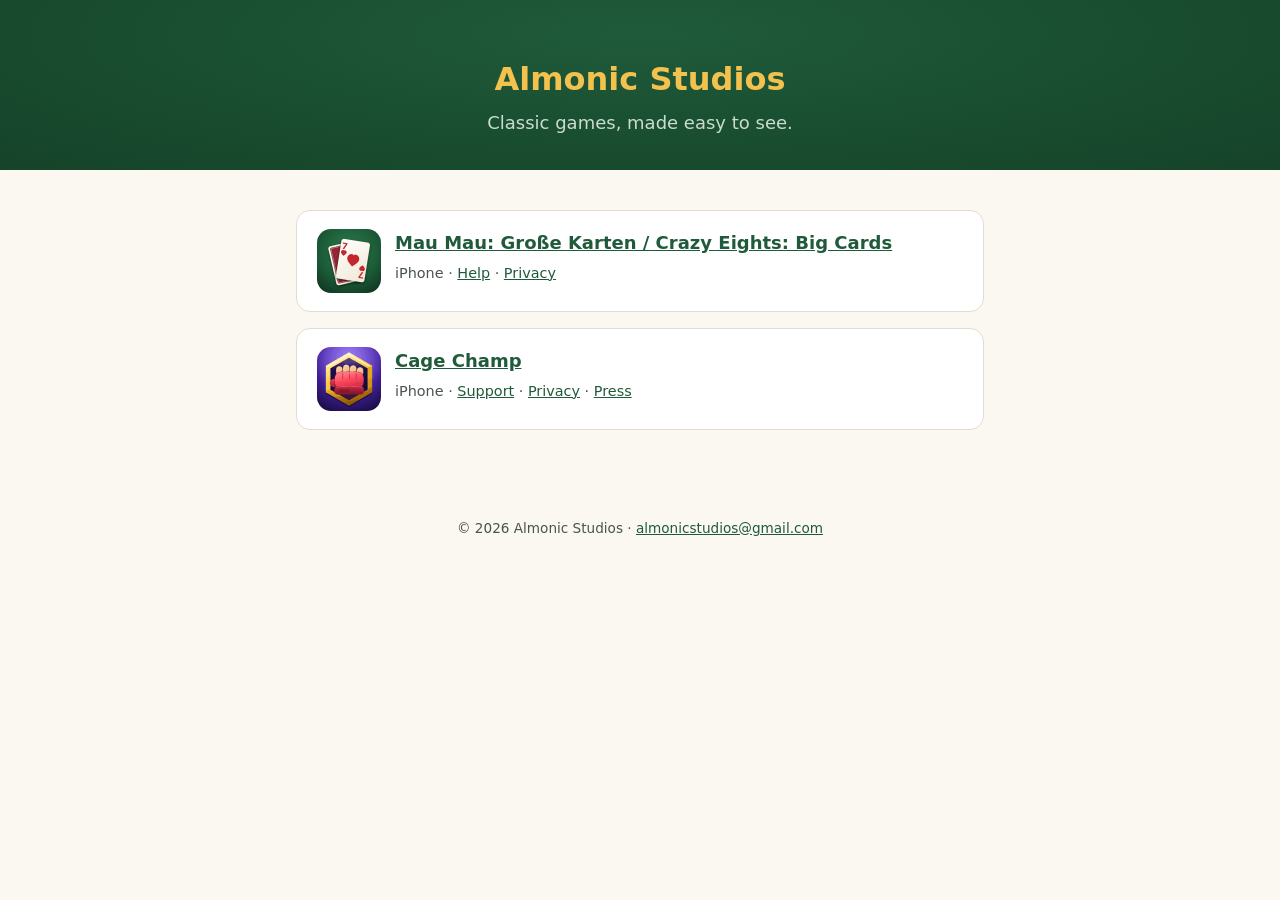
<file: index.html>
<!doctype html>
<html lang="en"><head><meta charset="utf-8"><meta name="viewport" content="width=device-width,initial-scale=1">
<title>Almonic Studios</title><link rel="stylesheet" href="style.css"></head>
<body>
<header><h1>Almonic Studios</h1><p>Classic games, made easy to see.</p></header>
<main>
<div class="card"><img src="maumau/icon.png" alt="" width="64" height="64" style="border-radius:14px;float:left;margin-right:14px"><strong><a href="maumau/">Mau Mau: Große Karten / Crazy Eights: Big Cards</a></strong><br><span class="muted">iPhone · <a href="maumau/">Help</a> · <a href="maumau/privacy.html">Privacy</a></span><div style="clear:both"></div></div>
<div class="card"><img src="cage-champ/icon.png" alt="" width="64" height="64" style="border-radius:14px;float:left;margin-right:14px"><strong><a href="cage-champ/">Cage Champ</a></strong><br><span class="muted">iPhone · <a href="cage-champ/support.html">Support</a> · <a href="cage-champ/privacy.html">Privacy</a> · <a href="cage-champ/press.html">Press</a></span><div style="clear:both"></div></div>
</main>
<footer>© 2026 Almonic Studios · <a href="mailto:almonicstudios@gmail.com">almonicstudios@gmail.com</a></footer>
</body></html>
</file>
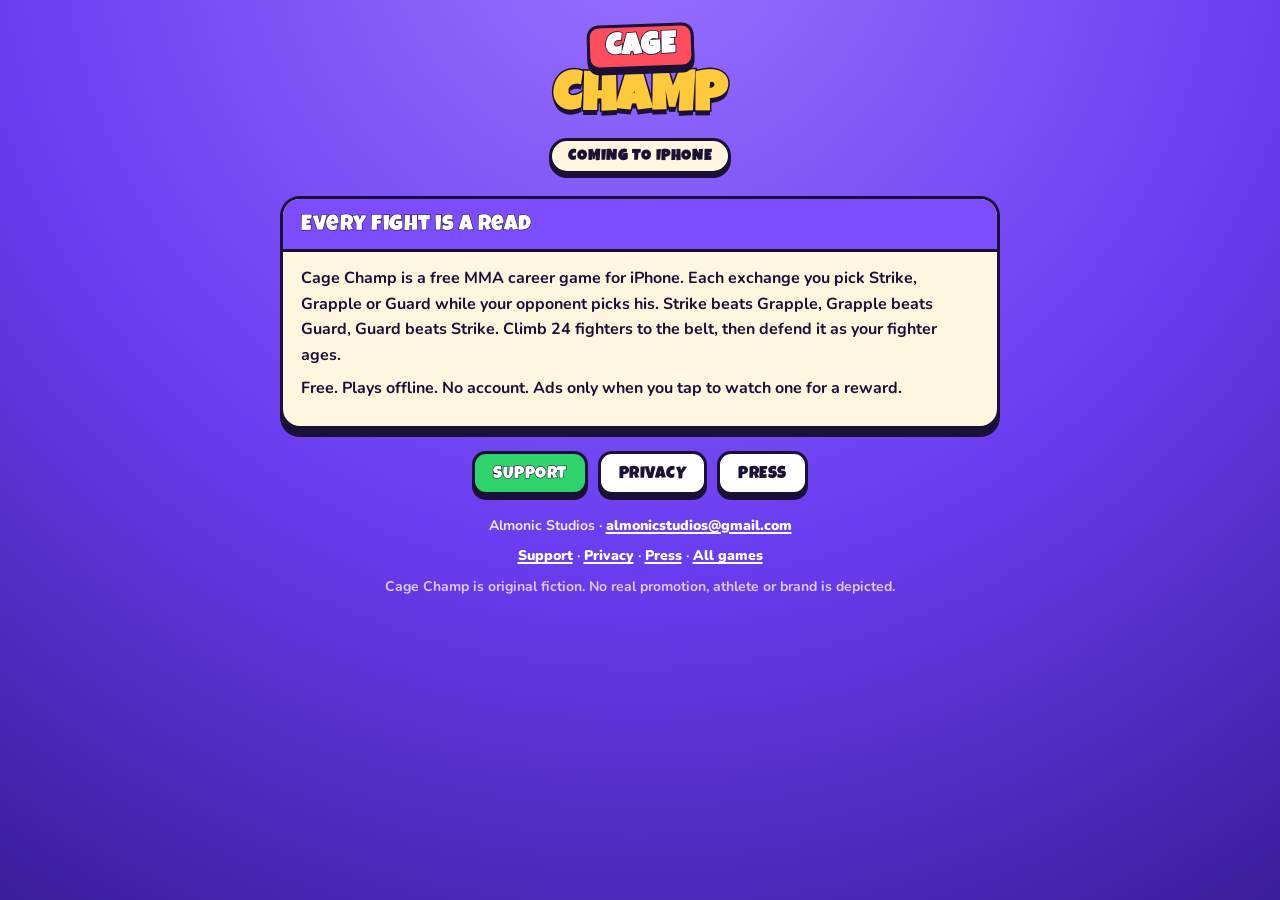
<file: cage-champ/index.html>
<!doctype html>
<html lang="en-GB">
<head>
<meta charset="utf-8">
<meta name="viewport" content="width=device-width, initial-scale=1">
<title>Cage Champ</title>
<meta name="description" content="Cage Champ: a free MMA career game for iPhone where every fight is a read. Almonic Studios.">
<link rel="icon" href="icon.png">
<link rel="preconnect" href="https://fonts.googleapis.com">
<link rel="preconnect" href="https://fonts.gstatic.com" crossorigin>
<link href="https://fonts.googleapis.com/css2?family=Luckiest+Guy&family=Nunito:wght@600;800;900&display=swap" rel="stylesheet">
<style>
  :root {
    --ink: #1b1035; --ink2: #3b2d63; --cream: #fff6e0; --cream2: #f3e6c4;
    --violet: #7b4dff; --violet2: #4e2bb8; --red: #ff4d5e; --gold: #ffc93c;
    --green: #2fd36b; --blue: #3b8bff; --bg: #6a3df0; --text: #1b1035; --muted: #5a4d80;
  }
  * { box-sizing: border-box; }
  html { -webkit-text-size-adjust: 100%; }
  body {
    margin: 0; background: var(--bg);
    background-image: radial-gradient(circle at 50% -10%, #9a72ff 0, var(--bg) 55%, #3a1d9a 100%);
    background-attachment: fixed; color: var(--text);
    font: 700 16px/1.6 "Nunito", system-ui, -apple-system, "Segoe UI", sans-serif;
    padding: 24px 16px 48px;
  }
  .wrap { max-width: 720px; margin: 0 auto; }
  header { text-align: center; margin-bottom: 22px; }
  .logo { display: inline-block; line-height: .9; font-family: "Luckiest Guy", "Nunito", sans-serif; letter-spacing: .5px; }
  .logo .cage { display: inline-block; background: var(--red); color: #fff; font-size: 30px; padding: 8px 16px 4px; border: 3px solid var(--ink); border-radius: 12px; box-shadow: 0 5px 0 var(--ink); transform: rotate(-2deg); -webkit-text-stroke: 1.5px var(--ink); paint-order: stroke fill; }
  .logo .champ { display: block; color: var(--gold); font-size: 54px; margin-top: 6px; -webkit-text-stroke: 3px var(--ink); paint-order: stroke fill; text-shadow: 0 5px 0 var(--ink); }
  .pill { display: inline-block; margin-top: 14px; background: var(--cream); border: 3px solid var(--ink); border-radius: 999px; padding: 4px 16px 2px; font-family: "Luckiest Guy", sans-serif; font-size: 15px; letter-spacing: 1px; box-shadow: 0 4px 0 var(--ink); }
  .panel { background: var(--cream); border: 3px solid var(--ink); border-radius: 20px; box-shadow: 0 8px 0 var(--ink); overflow: hidden; margin-bottom: 22px; }
  .panel h2 { margin: 0; background: var(--violet); color: #fff; font: 400 22px/1.2 "Luckiest Guy", sans-serif; letter-spacing: .5px; padding: 14px 18px 10px; border-bottom: 3px solid var(--ink); -webkit-text-stroke: 1px var(--ink); paint-order: stroke fill; }
  .panel .body { padding: 6px 18px 16px; }
  .short { background: #fff; border: 3px solid var(--ink); border-radius: 14px; padding: 12px 14px; margin: 14px 0 6px; font-weight: 800; }
  h3 { font: 400 19px/1.25 "Luckiest Guy", sans-serif; letter-spacing: .4px; margin: 20px 0 4px; color: var(--ink); }
  p { margin: 8px 0; }
  ul { margin: 8px 0; padding-left: 20px; }
  li { margin: 5px 0; }
  a { color: var(--violet2); font-weight: 900; text-decoration-thickness: 2px; text-underline-offset: 2px; }
  .muted { color: var(--muted); font-size: 14px; }
  nav { display: flex; gap: 10px; justify-content: center; flex-wrap: wrap; margin: 4px 0 20px; }
  .btn { display: inline-block; font: 400 17px/1 "Luckiest Guy", sans-serif; letter-spacing: .5px; color: #fff; text-decoration: none; background: var(--green); border: 3px solid var(--ink); border-radius: 14px; padding: 12px 18px 9px; box-shadow: 0 5px 0 var(--ink); -webkit-text-stroke: 1px var(--ink); paint-order: stroke fill; }
  .btn.ghost { background: #fff; color: var(--ink); -webkit-text-stroke: 0; }
  .btn:active { transform: translateY(4px); box-shadow: 0 1px 0 var(--ink); }
  footer { text-align: center; color: #efe8ff; font-size: 14px; }
  footer a { color: #fff; }
  @media (max-width: 380px) { .logo .champ { font-size: 44px; } .panel h2 { font-size: 20px; } }
</style>
</head>
<body>
<div class="wrap">
  <header>
    <div class="logo"><span class="cage">CAGE</span><span class="champ">CHAMP</span></div>
    <div><span class="pill">COMING TO IPHONE</span></div>
  </header>
  <div class="panel"><h2>Every fight is a read</h2><div class="body">
    <p>Cage Champ is a free MMA career game for iPhone. Each exchange you pick Strike, Grapple or Guard while your opponent picks his. Strike beats Grapple, Grapple beats Guard, Guard beats Strike. Climb 24 fighters to the belt, then defend it as your fighter ages.</p>
    <p>Free. Plays offline. No account. Ads only when you tap to watch one for a reward.</p>
  </div></div>
  <nav><a class="btn" href="support.html">SUPPORT</a><a class="btn ghost" href="privacy.html">PRIVACY</a><a class="btn ghost" href="press.html">PRESS</a></nav>
  <footer>
    <p>Almonic Studios · <a href="mailto:almonicstudios@gmail.com">almonicstudios@gmail.com</a></p>
    <p><a href="support.html">Support</a> · <a href="privacy.html">Privacy</a> · <a href="press.html">Press</a> · <a href="../">All games</a></p>
    <p class="muted" style="color:#d9ccff">Cage Champ is original fiction. No real promotion, athlete or brand is depicted.</p>
  </footer>
</div>
</body>
</html>
</file>
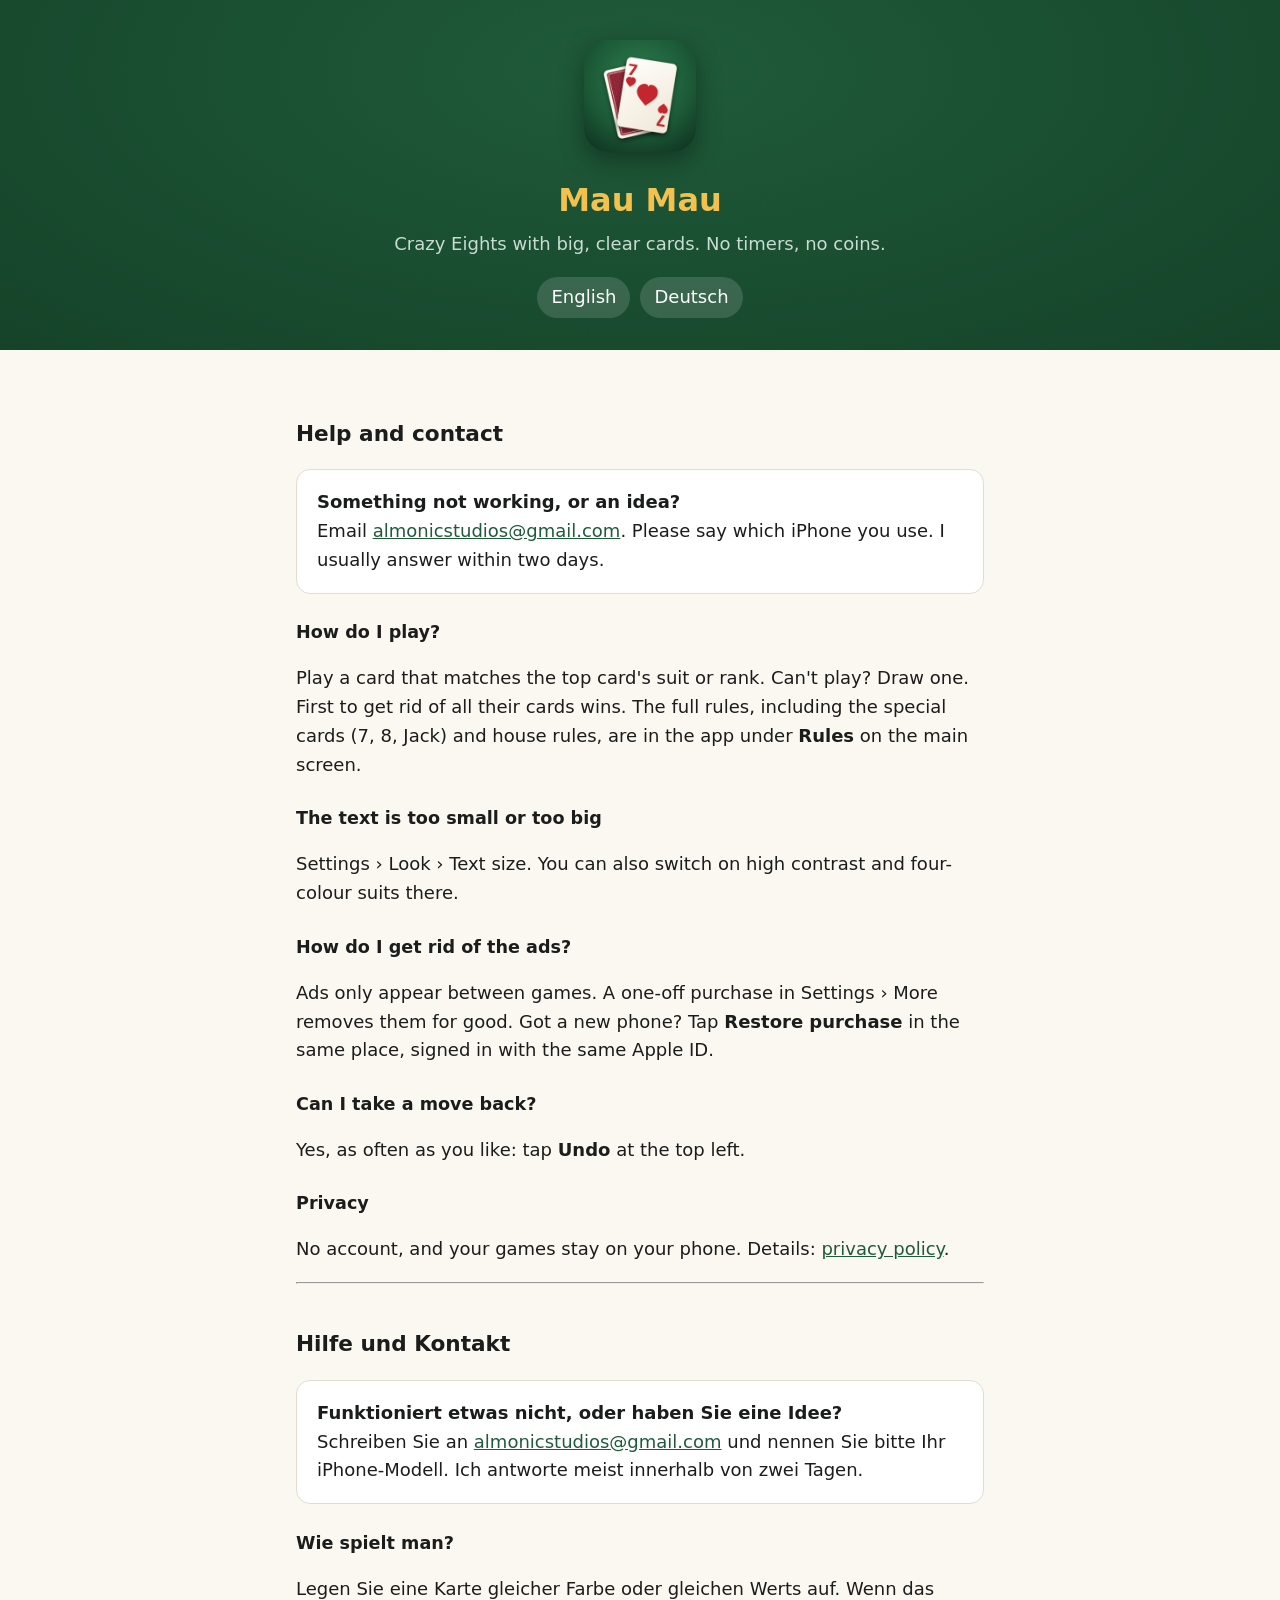
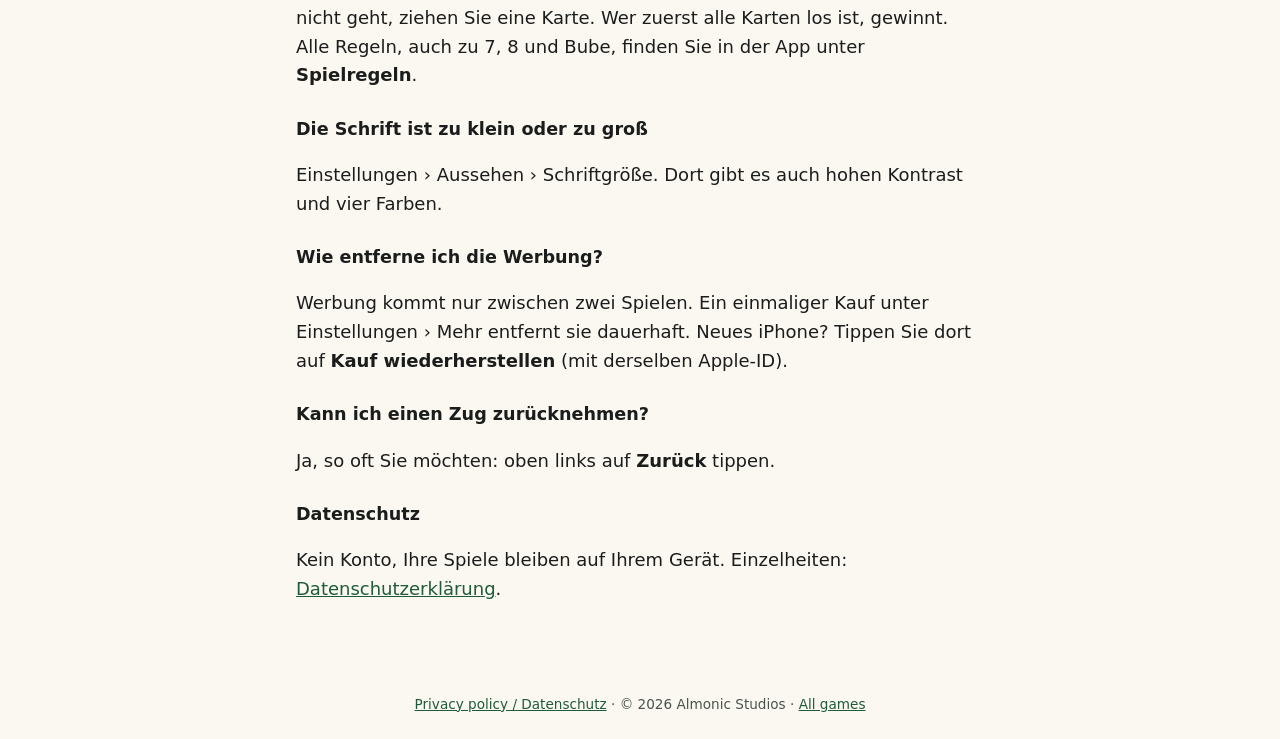
<file: maumau/index.html>
<!doctype html>
<html lang="en"><head><meta charset="utf-8"><meta name="viewport" content="width=device-width,initial-scale=1">
<title>Mau Mau / Crazy Eights · Help</title><link rel="stylesheet" href="../style.css"><link rel="icon" href="icon.png">
<meta name="description" content="Help and contact for Mau Mau: Große Karten / Crazy Eights: Big Cards, the calm card game with big, clear cards."></head>
<body>
<header><img src="icon.png" alt="App icon: a seven of hearts over a card back"><h1>Mau Mau</h1><p>Crazy Eights with big, clear cards. No timers, no coins.</p>
<nav class="lang"><a href="#en">English</a><a href="#de">Deutsch</a></nav></header>
<main>
<section id="en" lang="en">
<h2>Help and contact</h2>
<div class="card"><strong>Something not working, or an idea?</strong><br>Email <a href="mailto:almonicstudios@gmail.com?subject=Mau%20Mau">almonicstudios@gmail.com</a>. Please say which iPhone you use. I usually answer within two days.</div>
<h3>How do I play?</h3>
<p>Play a card that matches the top card's suit or rank. Can't play? Draw one. First to get rid of all their cards wins. The full rules, including the special cards (7, 8, Jack) and house rules, are in the app under <strong>Rules</strong> on the main screen.</p>
<h3>The text is too small or too big</h3>
<p>Settings › Look › Text size. You can also switch on high contrast and four-colour suits there.</p>
<h3>How do I get rid of the ads?</h3>
<p>Ads only appear between games. A one-off purchase in Settings › More removes them for good. Got a new phone? Tap <strong>Restore purchase</strong> in the same place, signed in with the same Apple ID.</p>
<h3>Can I take a move back?</h3>
<p>Yes, as often as you like: tap <strong>Undo</strong> at the top left.</p>
<h3>Privacy</h3>
<p>No account, and your games stay on your phone. Details: <a href="privacy.html">privacy policy</a>.</p>
</section>
<hr>
<section id="de" lang="de">
<h2>Hilfe und Kontakt</h2>
<div class="card"><strong>Funktioniert etwas nicht, oder haben Sie eine Idee?</strong><br>Schreiben Sie an <a href="mailto:almonicstudios@gmail.com?subject=Mau%20Mau">almonicstudios@gmail.com</a> und nennen Sie bitte Ihr iPhone-Modell. Ich antworte meist innerhalb von zwei Tagen.</div>
<h3>Wie spielt man?</h3>
<p>Legen Sie eine Karte gleicher Farbe oder gleichen Werts auf. Wenn das nicht geht, ziehen Sie eine Karte. Wer zuerst alle Karten los ist, gewinnt. Alle Regeln, auch zu 7, 8 und Bube, finden Sie in der App unter <strong>Spielregeln</strong>.</p>
<h3>Die Schrift ist zu klein oder zu groß</h3>
<p>Einstellungen › Aussehen › Schriftgröße. Dort gibt es auch hohen Kontrast und vier Farben.</p>
<h3>Wie entferne ich die Werbung?</h3>
<p>Werbung kommt nur zwischen zwei Spielen. Ein einmaliger Kauf unter Einstellungen › Mehr entfernt sie dauerhaft. Neues iPhone? Tippen Sie dort auf <strong>Kauf wiederherstellen</strong> (mit derselben Apple-ID).</p>
<h3>Kann ich einen Zug zurücknehmen?</h3>
<p>Ja, so oft Sie möchten: oben links auf <strong>Zurück</strong> tippen.</p>
<h3>Datenschutz</h3>
<p>Kein Konto, Ihre Spiele bleiben auf Ihrem Gerät. Einzelheiten: <a href="privacy.html#de">Datenschutzerklärung</a>.</p>
</section>
</main>
<footer><a href="privacy.html">Privacy policy / Datenschutz</a> · © 2026 Almonic Studios · <a href="../">All games</a></footer>
</body></html>
</file>
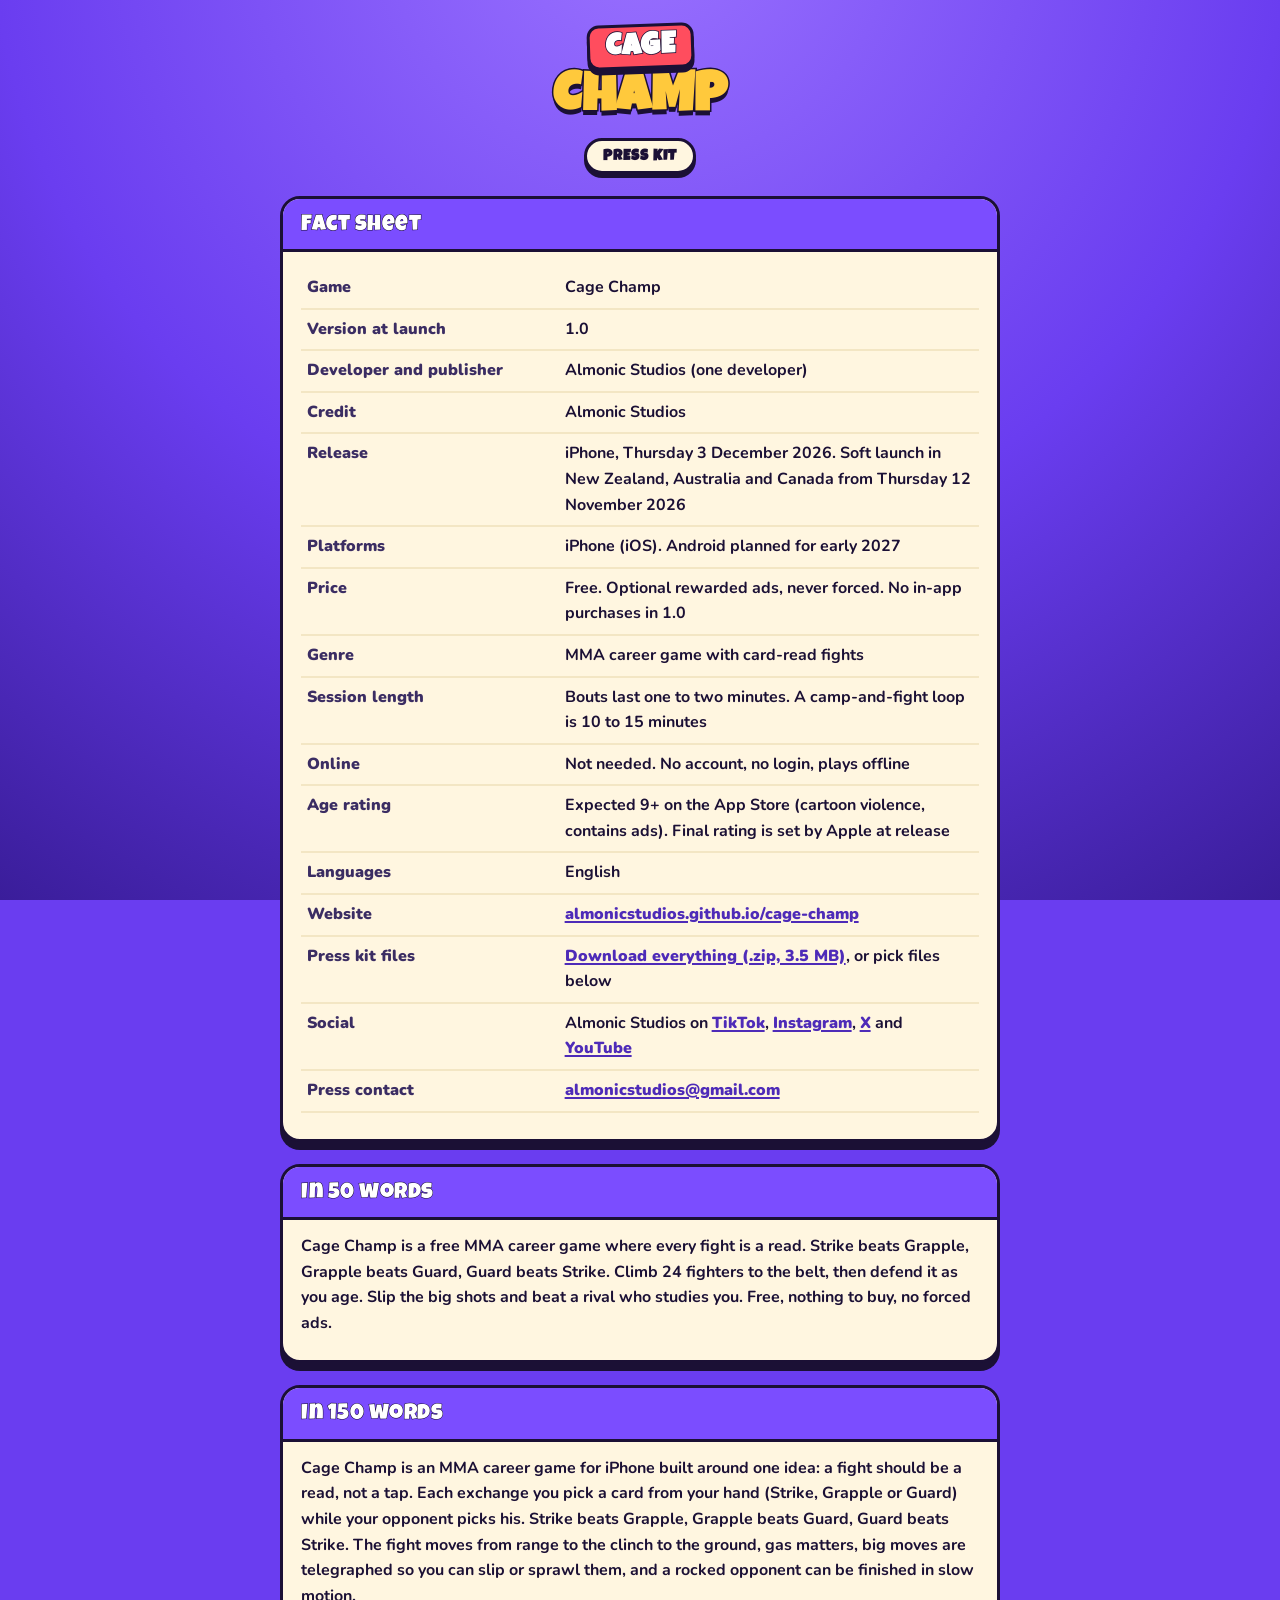
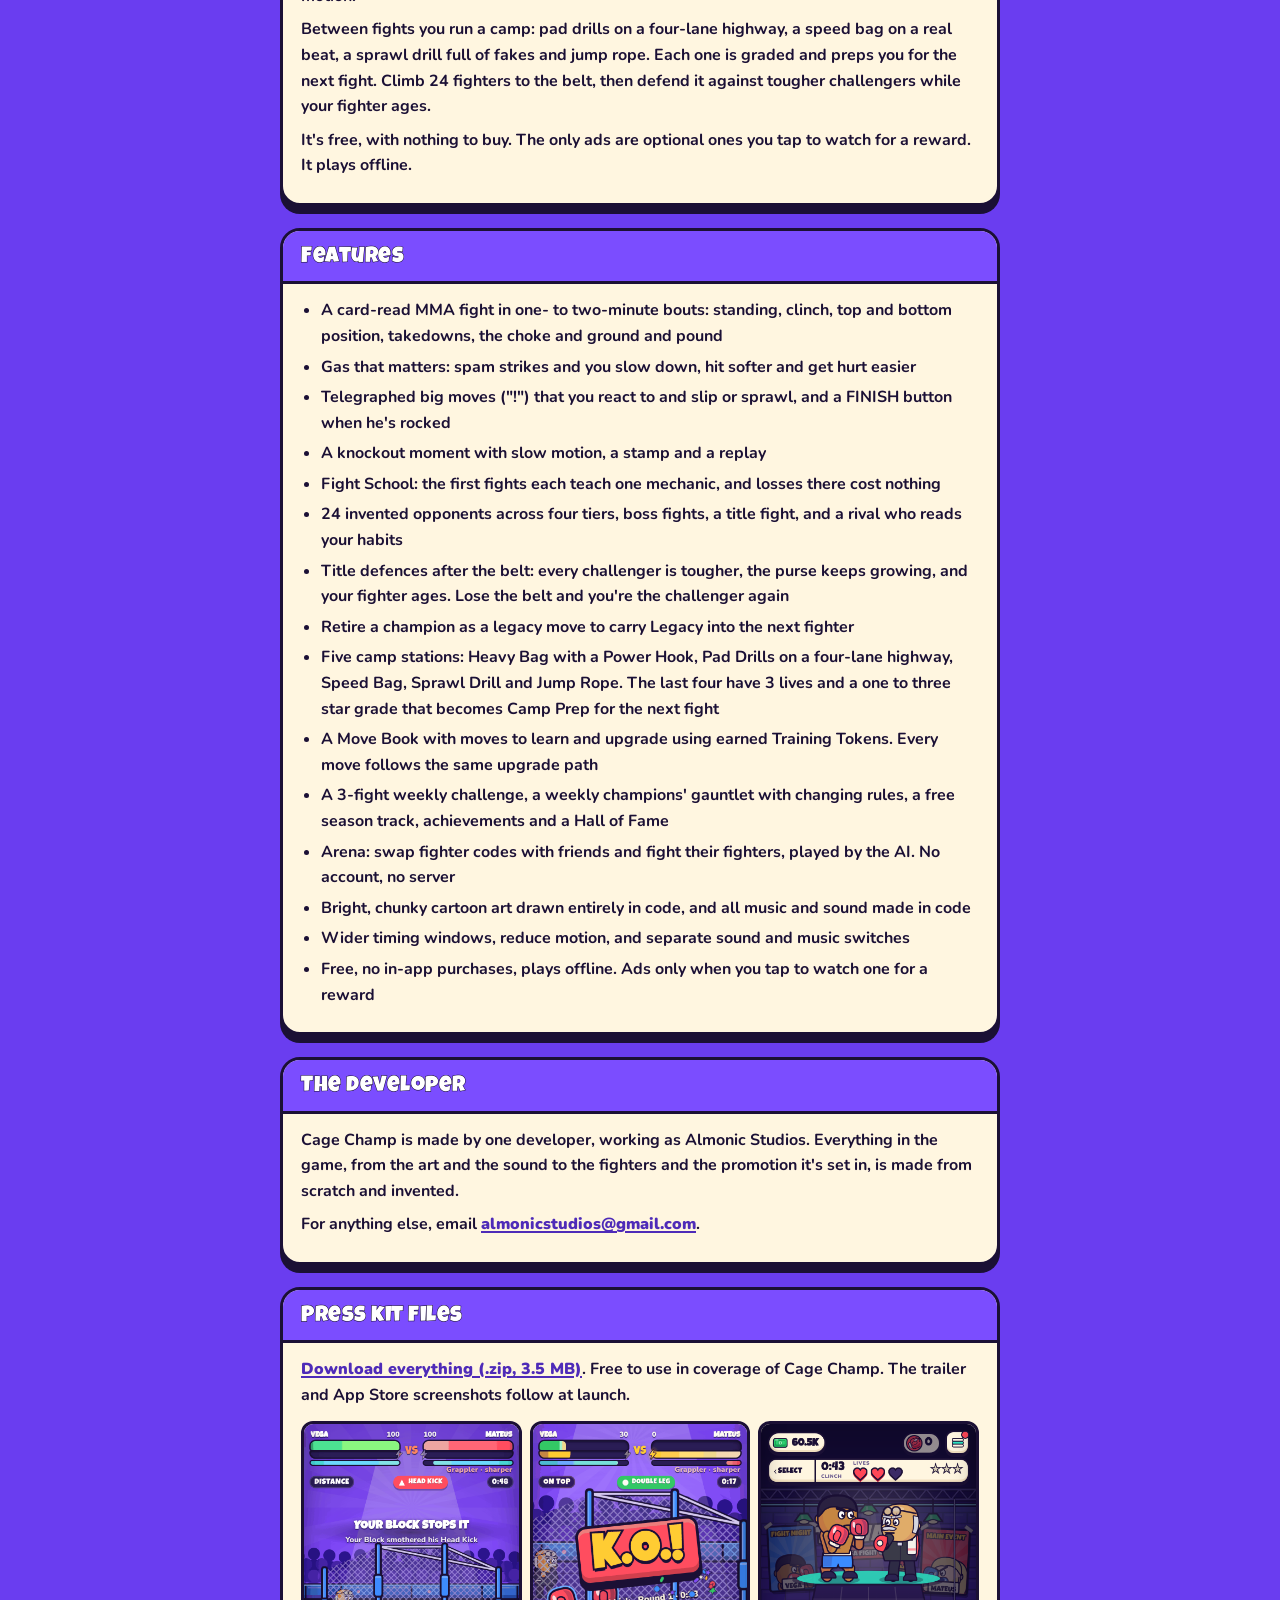
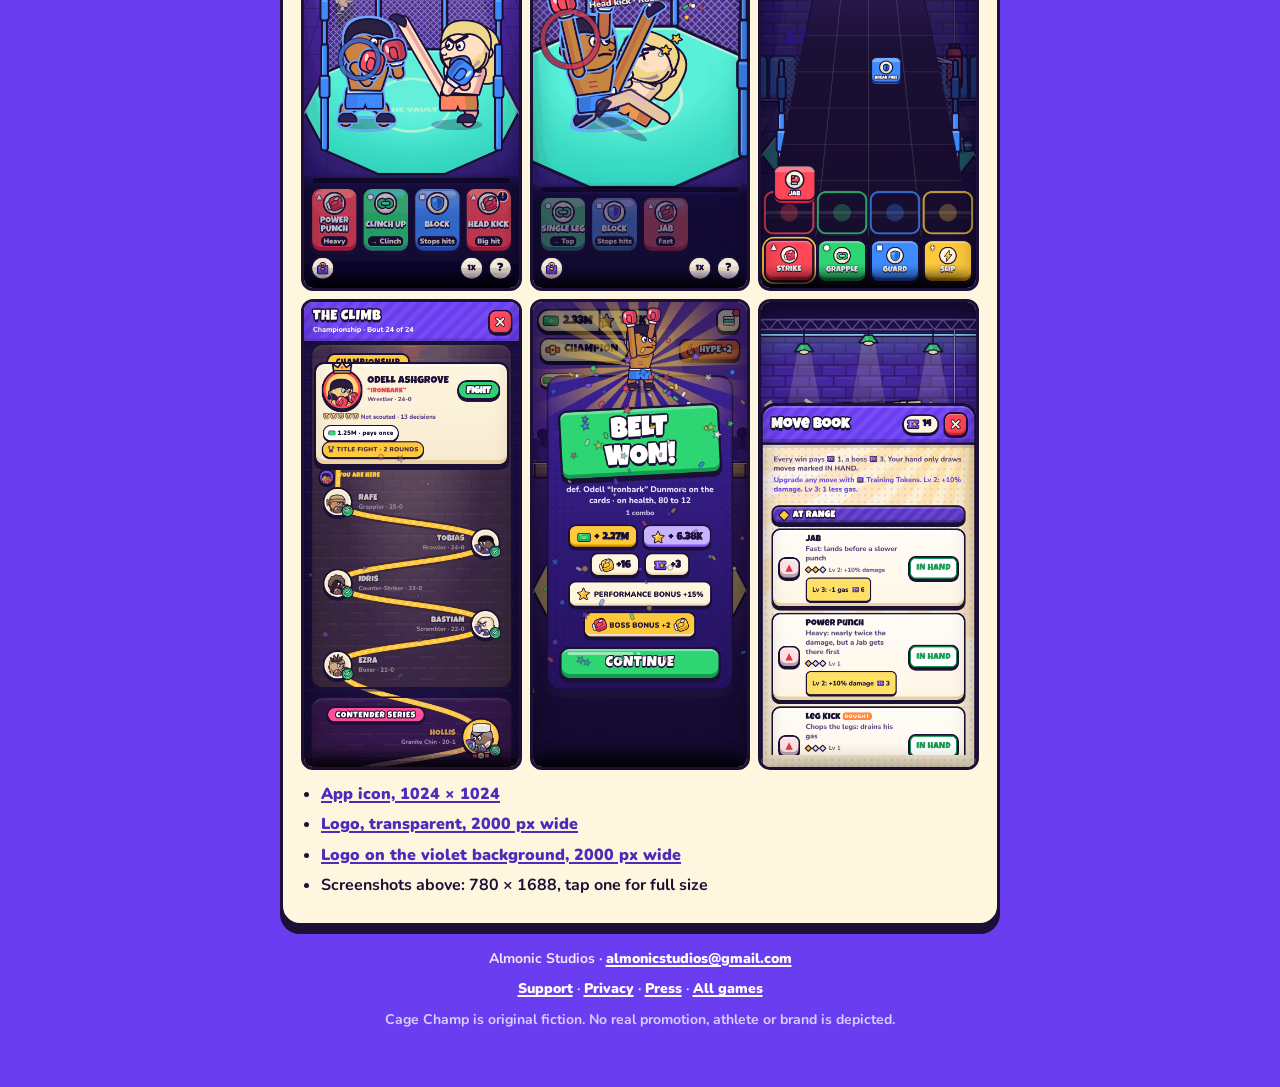
<file: cage-champ/press.html>
<!doctype html>
<html lang="en-GB">
<head>
<meta charset="utf-8">
<meta name="viewport" content="width=device-width, initial-scale=1">
<title>Cage Champ Press Kit</title>
<meta name="description" content="Fact sheet, descriptions and features for Cage Champ, a free MMA card-fight career game for iPhone. Almonic Studios.">
<link rel="icon" href="icon.png">
<link rel="preconnect" href="https://fonts.googleapis.com">
<link rel="preconnect" href="https://fonts.gstatic.com" crossorigin>
<link href="https://fonts.googleapis.com/css2?family=Luckiest+Guy&family=Nunito:wght@600;800;900&display=swap" rel="stylesheet">
<style>
  :root {
    --ink: #1b1035; --ink2: #3b2d63; --cream: #fff6e0; --cream2: #f3e6c4;
    --violet: #7b4dff; --violet2: #4e2bb8; --red: #ff4d5e; --gold: #ffc93c;
    --green: #2fd36b; --blue: #3b8bff; --bg: #6a3df0; --text: #1b1035; --muted: #5a4d80;
  }
  * { box-sizing: border-box; }
  html { -webkit-text-size-adjust: 100%; }
  body {
    margin: 0; background: var(--bg);
    background-image: radial-gradient(circle at 50% -10%, #9a72ff 0, var(--bg) 55%, #3a1d9a 100%);
    background-attachment: fixed; color: var(--text);
    font: 700 16px/1.6 "Nunito", system-ui, -apple-system, "Segoe UI", sans-serif;
    padding: 24px 16px 48px;
  }
  .wrap { max-width: 720px; margin: 0 auto; }
  header { text-align: center; margin-bottom: 22px; }
  .logo { display: inline-block; line-height: .9; font-family: "Luckiest Guy", "Nunito", sans-serif; letter-spacing: .5px; }
  .logo .cage { display: inline-block; background: var(--red); color: #fff; font-size: 30px; padding: 8px 16px 4px; border: 3px solid var(--ink); border-radius: 12px; box-shadow: 0 5px 0 var(--ink); transform: rotate(-2deg); -webkit-text-stroke: 1.5px var(--ink); paint-order: stroke fill; }
  .logo .champ { display: block; color: var(--gold); font-size: 54px; margin-top: 6px; -webkit-text-stroke: 3px var(--ink); paint-order: stroke fill; text-shadow: 0 5px 0 var(--ink); }
  .pill { display: inline-block; margin-top: 14px; background: var(--cream); border: 3px solid var(--ink); border-radius: 999px; padding: 4px 16px 2px; font-family: "Luckiest Guy", sans-serif; font-size: 15px; letter-spacing: 1px; box-shadow: 0 4px 0 var(--ink); }
  .panel { background: var(--cream); border: 3px solid var(--ink); border-radius: 20px; box-shadow: 0 8px 0 var(--ink); overflow: hidden; margin-bottom: 22px; }
  .panel h2 { margin: 0; background: var(--violet); color: #fff; font: 400 22px/1.2 "Luckiest Guy", sans-serif; letter-spacing: .5px; padding: 14px 18px 10px; border-bottom: 3px solid var(--ink); -webkit-text-stroke: 1px var(--ink); paint-order: stroke fill; }
  .panel .body { padding: 6px 18px 16px; }
  .short { background: #fff; border: 3px solid var(--ink); border-radius: 14px; padding: 12px 14px; margin: 14px 0 6px; font-weight: 800; }
  h3 { font: 400 19px/1.25 "Luckiest Guy", sans-serif; letter-spacing: .4px; margin: 20px 0 4px; color: var(--ink); }
  p { margin: 8px 0; }
  ul { margin: 8px 0; padding-left: 20px; }
  li { margin: 5px 0; }
  a { color: var(--violet2); font-weight: 900; text-decoration-thickness: 2px; text-underline-offset: 2px; }
  .muted { color: var(--muted); font-size: 14px; }
  nav { display: flex; gap: 10px; justify-content: center; flex-wrap: wrap; margin: 4px 0 20px; }
  .btn { display: inline-block; font: 400 17px/1 "Luckiest Guy", sans-serif; letter-spacing: .5px; color: #fff; text-decoration: none; background: var(--green); border: 3px solid var(--ink); border-radius: 14px; padding: 12px 18px 9px; box-shadow: 0 5px 0 var(--ink); -webkit-text-stroke: 1px var(--ink); paint-order: stroke fill; }
  .btn.ghost { background: #fff; color: var(--ink); -webkit-text-stroke: 0; }
  .btn:active { transform: translateY(4px); box-shadow: 0 1px 0 var(--ink); }
  footer { text-align: center; color: #efe8ff; font-size: 14px; }
  footer a { color: #fff; }
  @media (max-width: 380px) { .logo .champ { font-size: 44px; } .panel h2 { font-size: 20px; } }
  .facts { width: 100%; border-collapse: collapse; margin: 10px 0; }
  .facts th, .facts td { text-align: left; vertical-align: top; padding: 7px 6px; border-bottom: 2px solid var(--cream2); }
  .facts th { width: 38%; font-weight: 900; color: var(--ink2); }
  @media (max-width: 480px) { .facts th, .facts td { display: block; width: auto; border: 0; padding: 2px 0; } .facts td { padding-bottom: 10px; border-bottom: 2px solid var(--cream2); } }
  .shots { display: grid; grid-template-columns: repeat(3, 1fr); gap: 8px; margin: 12px 0; }
  .shots img { width: 100%; height: auto; border: 3px solid var(--ink); border-radius: 12px; display: block; }
</style>
</head>
<body>
<div class="wrap">
  <header>
    <div class="logo"><span class="cage">CAGE</span><span class="champ">CHAMP</span></div>
    <div><span class="pill">PRESS KIT</span></div>
  </header>
  <div class="panel"><h2>Fact sheet</h2><div class="body">
    <table class="facts">
      <tr><th>Game</th><td>Cage Champ</td></tr>
      <tr><th>Version at launch</th><td>1.0</td></tr>
      <tr><th>Developer and publisher</th><td>Almonic Studios (one developer)</td></tr>
      <tr><th>Credit</th><td>Almonic Studios</td></tr>
      <tr><th>Release</th><td>iPhone, Thursday 3 December 2026. Soft launch in New Zealand, Australia and Canada from Thursday 12 November 2026</td></tr>
      <tr><th>Platforms</th><td>iPhone (iOS). Android planned for early 2027</td></tr>
      <tr><th>Price</th><td>Free. Optional rewarded ads, never forced. No in-app purchases in 1.0</td></tr>
      <tr><th>Genre</th><td>MMA career game with card-read fights</td></tr>
      <tr><th>Session length</th><td>Bouts last one to two minutes. A camp-and-fight loop is 10 to 15 minutes</td></tr>
      <tr><th>Online</th><td>Not needed. No account, no login, plays offline</td></tr>
      <tr><th>Age rating</th><td>Expected 9+ on the App Store (cartoon violence, contains ads). Final rating is set by Apple at release</td></tr>
      <tr><th>Languages</th><td>English</td></tr>
      <tr><th>Website</th><td><a href="https://almonicstudios.github.io/cage-champ/">almonicstudios.github.io/cage-champ</a></td></tr>
      <tr><th>Press kit files</th><td><a href="press/cagechamp-press-kit.zip">Download everything (.zip, 3.5 MB)</a>, or pick files below</td></tr>
      <tr><th>Social</th><td>Almonic Studios on <a href="https://www.tiktok.com/@almonicstudios">TikTok</a>, <a href="https://www.instagram.com/almonicstudios/">Instagram</a>, <a href="https://x.com/AlmonicStudios">X</a> and <a href="https://www.youtube.com/@AlmonicStudios">YouTube</a></td></tr>
      <tr><th>Press contact</th><td><a href="mailto:almonicstudios@gmail.com?subject=Cage%20Champ%20press">almonicstudios@gmail.com</a></td></tr>
    </table>
  </div></div>
  <div class="panel"><h2>In 50 words</h2><div class="body"><p>Cage Champ is a free MMA career game where every fight is a read. Strike beats Grapple, Grapple beats Guard, Guard beats Strike. Climb 24 fighters to the belt, then defend it as you age. Slip the big shots and beat a rival who studies you. Free, nothing to buy, no forced ads.</p></div></div>
  <div class="panel"><h2>In 150 words</h2><div class="body">
    <p>Cage Champ is an MMA career game for iPhone built around one idea: a fight should be a read, not a tap. Each exchange you pick a card from your hand (Strike, Grapple or Guard) while your opponent picks his. Strike beats Grapple, Grapple beats Guard, Guard beats Strike. The fight moves from range to the clinch to the ground, gas matters, big moves are telegraphed so you can slip or sprawl them, and a rocked opponent can be finished in slow motion.</p>
    <p>Between fights you run a camp: pad drills on a four-lane highway, a speed bag on a real beat, a sprawl drill full of fakes and jump rope. Each one is graded and preps you for the next fight. Climb 24 fighters to the belt, then defend it against tougher challengers while your fighter ages.</p>
    <p>It's free, with nothing to buy. The only ads are optional ones you tap to watch for a reward. It plays offline.</p>
  </div></div>
  <div class="panel"><h2>Features</h2><div class="body"><ul>
    <li>A card-read MMA fight in one- to two-minute bouts: standing, clinch, top and bottom position, takedowns, the choke and ground and pound</li>
    <li>Gas that matters: spam strikes and you slow down, hit softer and get hurt easier</li>
    <li>Telegraphed big moves ("!") that you react to and slip or sprawl, and a FINISH button when he's rocked</li>
    <li>A knockout moment with slow motion, a stamp and a replay</li>
    <li>Fight School: the first fights each teach one mechanic, and losses there cost nothing</li>
    <li>24 invented opponents across four tiers, boss fights, a title fight, and a rival who reads your habits</li>
    <li>Title defences after the belt: every challenger is tougher, the purse keeps growing, and your fighter ages. Lose the belt and you're the challenger again</li>
    <li>Retire a champion as a legacy move to carry Legacy into the next fighter</li>
    <li>Five camp stations: Heavy Bag with a Power Hook, Pad Drills on a four-lane highway, Speed Bag, Sprawl Drill and Jump Rope. The last four have 3 lives and a one to three star grade that becomes Camp Prep for the next fight</li>
    <li>A Move Book with moves to learn and upgrade using earned Training Tokens. Every move follows the same upgrade path</li>
    <li>A 3-fight weekly challenge, a weekly champions' gauntlet with changing rules, a free season track, achievements and a Hall of Fame</li>
    <li>Arena: swap fighter codes with friends and fight their fighters, played by the AI. No account, no server</li>
    <li>Bright, chunky cartoon art drawn entirely in code, and all music and sound made in code</li>
    <li>Wider timing windows, reduce motion, and separate sound and music switches</li>
    <li>Free, no in-app purchases, plays offline. Ads only when you tap to watch one for a reward</li>
  </ul></div></div>
  <div class="panel"><h2>The developer</h2><div class="body">
    <p>Cage Champ is made by one developer, working as Almonic Studios. Everything in the game, from the art and the sound to the fighters and the promotion it's set in, is made from scratch and invented.</p>
    <p>For anything else, email <a href="mailto:almonicstudios@gmail.com?subject=Cage%20Champ%20press">almonicstudios@gmail.com</a>.</p>
  </div></div>
  <div class="panel"><h2>Press kit files</h2><div class="body">
    <p><a href="press/cagechamp-press-kit.zip">Download everything (.zip, 3.5 MB)</a>. Free to use in coverage of Cage Champ. The trailer and App Store screenshots follow at launch.</p>
    <div class="shots">
      <a href="press/shot-01-fight.png"><img src="press/shot-01-fight.png" alt="A block stops a head kick in the cage" loading="lazy"></a>
      <a href="press/shot-02-knockout.png"><img src="press/shot-02-knockout.png" alt="Head kick knockout" loading="lazy"></a>
      <a href="press/shot-03-camp-pads.png"><img src="press/shot-03-camp-pads.png" alt="Pad drills camp minigame" loading="lazy"></a>
      <a href="press/shot-04-career-ladder.png"><img src="press/shot-04-career-ladder.png" alt="The Climb career ladder" loading="lazy"></a>
      <a href="press/shot-05-belt-won.png"><img src="press/shot-05-belt-won.png" alt="Belt won result screen" loading="lazy"></a>
      <a href="press/shot-06-move-book.png"><img src="press/shot-06-move-book.png" alt="Move Book" loading="lazy"></a>
    </div>
    <ul>
      <li><a href="press/cagechamp-icon-1024.png">App icon, 1024 × 1024</a></li>
      <li><a href="press/cagechamp-logo.png">Logo, transparent, 2000 px wide</a></li>
      <li><a href="press/cagechamp-logo-dark.png">Logo on the violet background, 2000 px wide</a></li>
      <li>Screenshots above: 780 × 1688, tap one for full size</li>
    </ul>
  </div></div>
  <footer>
    <p>Almonic Studios · <a href="mailto:almonicstudios@gmail.com">almonicstudios@gmail.com</a></p>
    <p><a href="support.html">Support</a> · <a href="privacy.html">Privacy</a> · <a href="press.html">Press</a> · <a href="../">All games</a></p>
    <p class="muted" style="color:#d9ccff">Cage Champ is original fiction. No real promotion, athlete or brand is depicted.</p>
  </footer>
</div>
</body>
</html>
</file>
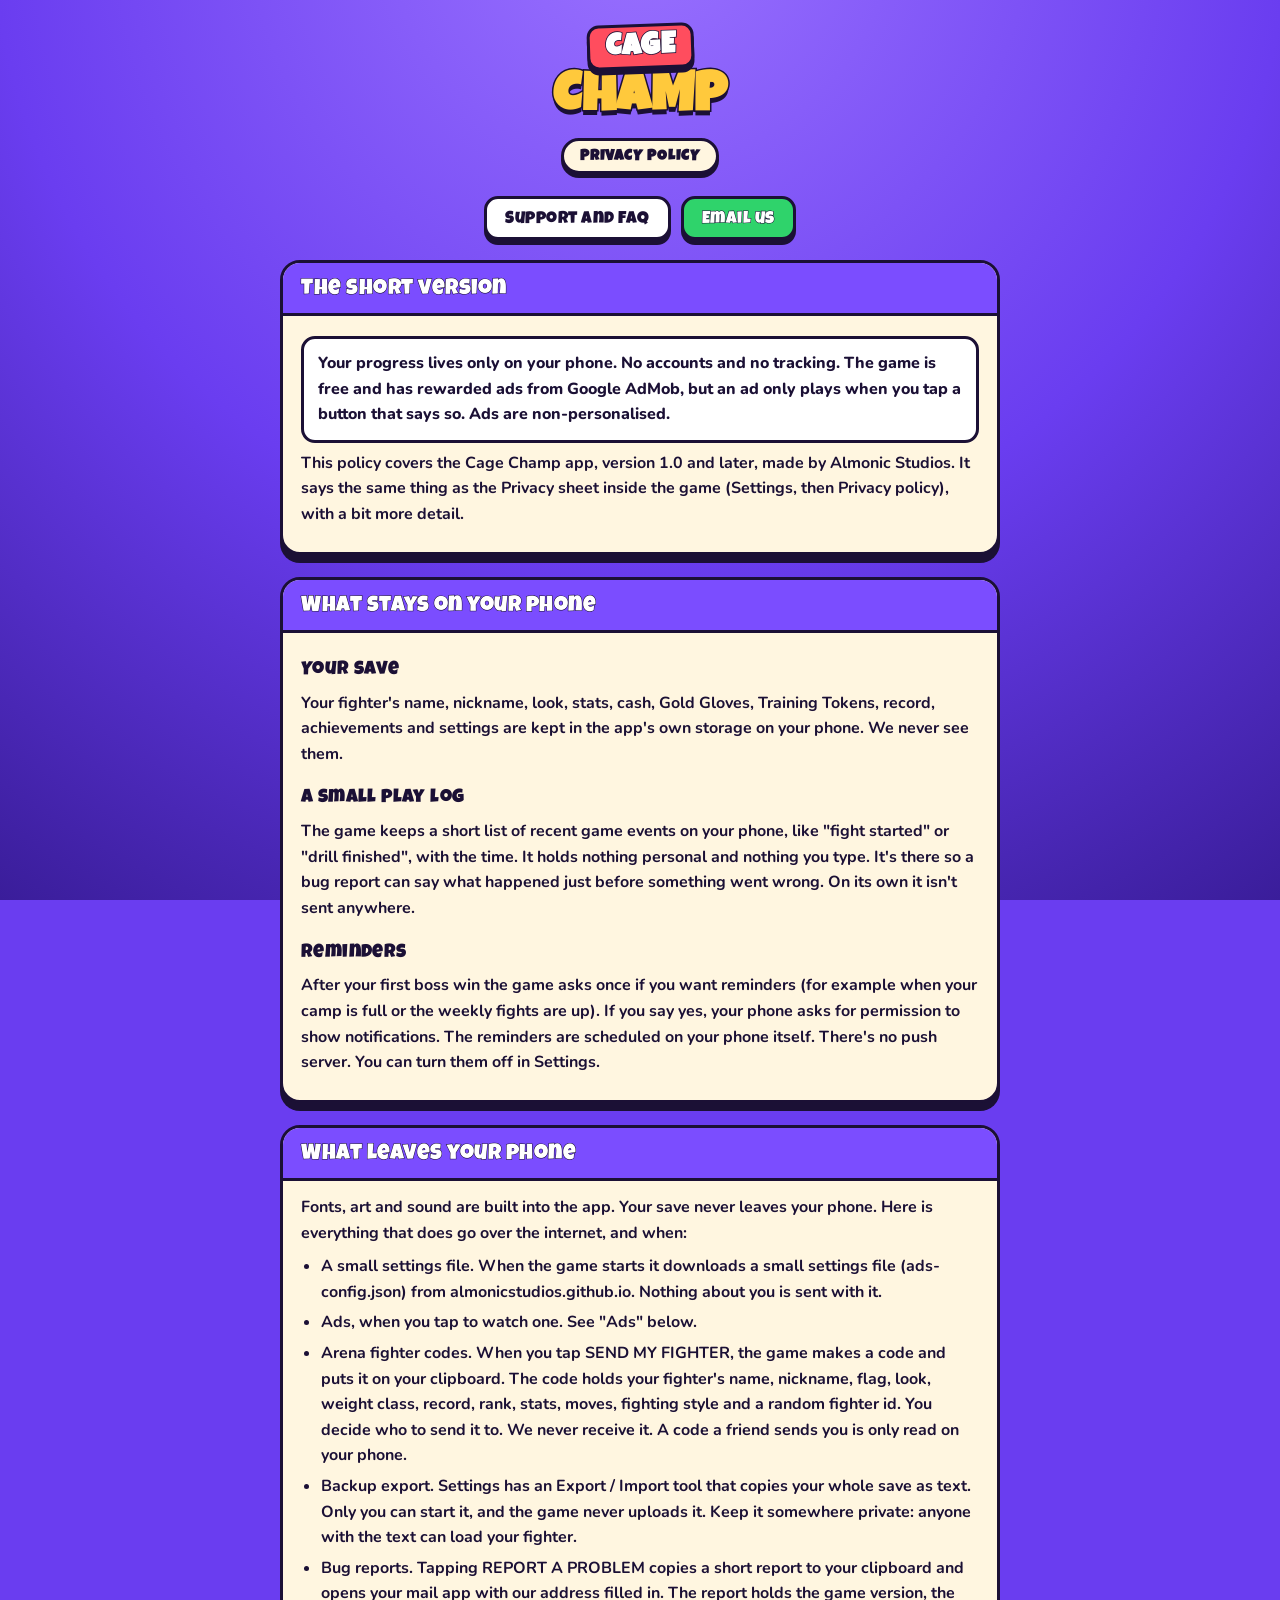
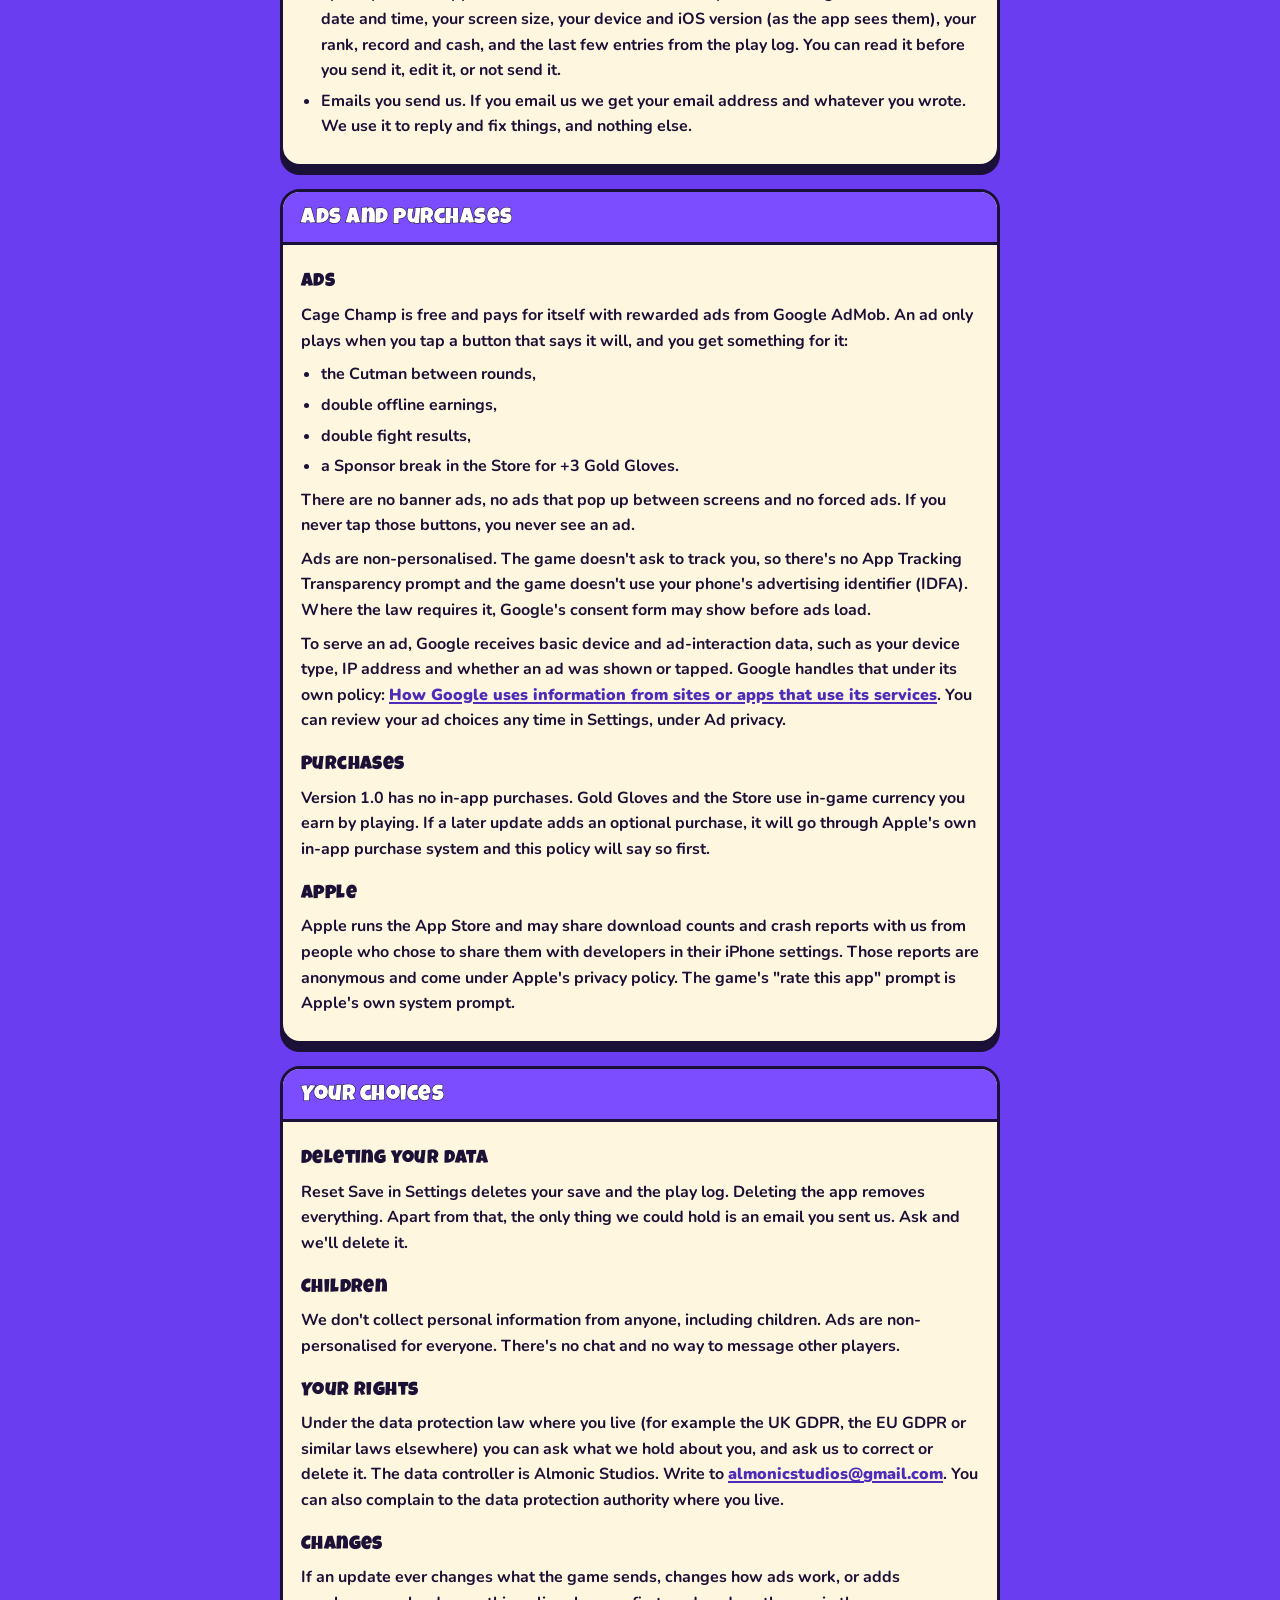
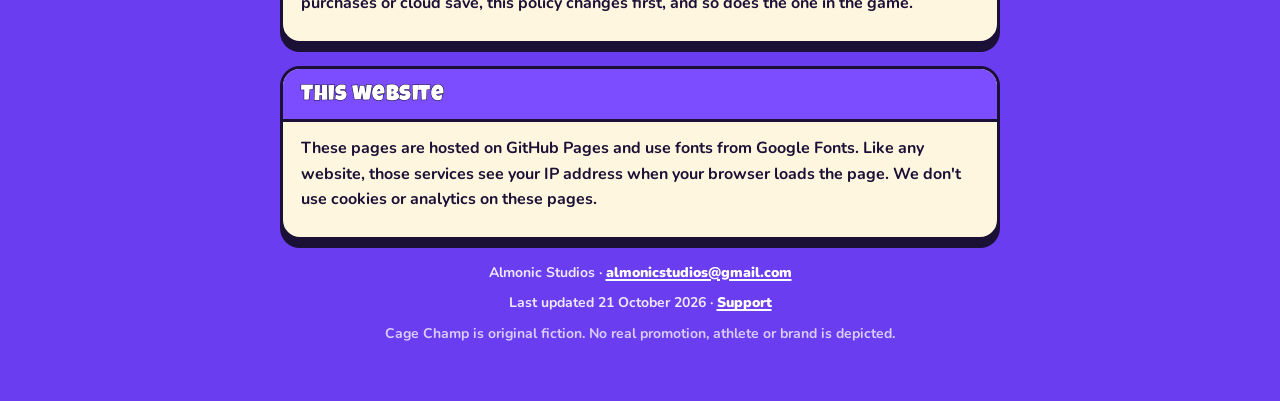
<file: cage-champ/privacy.html>
<!doctype html>
<html lang="en-GB">
<head>
<meta charset="utf-8">
<meta name="viewport" content="width=device-width, initial-scale=1">
<title>Cage Champ Privacy Policy</title>
<meta name="description" content="What Cage Champ stores, and what it doesn't. Almonic Studios.">
<link rel="preconnect" href="https://fonts.googleapis.com">
<link rel="preconnect" href="https://fonts.gstatic.com" crossorigin>
<link href="https://fonts.googleapis.com/css2?family=Luckiest+Guy&family=Nunito:wght@600;800;900&display=swap" rel="stylesheet">
<style>
  :root {
    --ink: #1b1035; --ink2: #3b2d63; --cream: #fff6e0; --cream2: #f3e6c4;
    --violet: #7b4dff; --violet2: #4e2bb8; --red: #ff4d5e; --gold: #ffc93c;
    --green: #2fd36b; --blue: #3b8bff; --bg: #6a3df0; --text: #1b1035; --muted: #5a4d80;
  }
  * { box-sizing: border-box; }
  html { -webkit-text-size-adjust: 100%; }
  body {
    margin: 0; background: var(--bg);
    background-image: radial-gradient(circle at 50% -10%, #9a72ff 0, var(--bg) 55%, #3a1d9a 100%);
    background-attachment: fixed; color: var(--text);
    font: 700 16px/1.6 "Nunito", system-ui, -apple-system, "Segoe UI", sans-serif;
    padding: 24px 16px 48px;
  }
  .wrap { max-width: 720px; margin: 0 auto; }
  header { text-align: center; margin-bottom: 22px; }
  .logo { display: inline-block; line-height: .9; font-family: "Luckiest Guy", "Nunito", sans-serif; letter-spacing: .5px; }
  .logo .cage { display: inline-block; background: var(--red); color: #fff; font-size: 30px; padding: 8px 16px 4px; border: 3px solid var(--ink); border-radius: 12px; box-shadow: 0 5px 0 var(--ink); transform: rotate(-2deg); -webkit-text-stroke: 1.5px var(--ink); paint-order: stroke fill; }
  .logo .champ { display: block; color: var(--gold); font-size: 54px; margin-top: 6px; -webkit-text-stroke: 3px var(--ink); paint-order: stroke fill; text-shadow: 0 5px 0 var(--ink); }
  .pill { display: inline-block; margin-top: 14px; background: var(--cream); border: 3px solid var(--ink); border-radius: 999px; padding: 4px 16px 2px; font-family: "Luckiest Guy", sans-serif; font-size: 15px; letter-spacing: 1px; box-shadow: 0 4px 0 var(--ink); }
  .panel { background: var(--cream); border: 3px solid var(--ink); border-radius: 20px; box-shadow: 0 8px 0 var(--ink); overflow: hidden; margin-bottom: 22px; }
  .panel h2 { margin: 0; background: var(--violet); color: #fff; font: 400 22px/1.2 "Luckiest Guy", sans-serif; letter-spacing: .5px; padding: 14px 18px 10px; border-bottom: 3px solid var(--ink); -webkit-text-stroke: 1px var(--ink); paint-order: stroke fill; }
  .panel .body { padding: 6px 18px 16px; }
  .short { background: #fff; border: 3px solid var(--ink); border-radius: 14px; padding: 12px 14px; margin: 14px 0 6px; font-weight: 800; }
  h3 { font: 400 19px/1.25 "Luckiest Guy", sans-serif; letter-spacing: .4px; margin: 20px 0 4px; color: var(--ink); }
  p { margin: 8px 0; }
  ul { margin: 8px 0; padding-left: 20px; }
  li { margin: 5px 0; }
  a { color: var(--violet2); font-weight: 900; text-decoration-thickness: 2px; text-underline-offset: 2px; }
  .muted { color: var(--muted); font-size: 14px; }
  nav { display: flex; gap: 10px; justify-content: center; flex-wrap: wrap; margin: 4px 0 20px; }
  .btn { display: inline-block; font: 400 17px/1 "Luckiest Guy", sans-serif; letter-spacing: .5px; color: #fff; text-decoration: none; background: var(--green); border: 3px solid var(--ink); border-radius: 14px; padding: 12px 18px 9px; box-shadow: 0 5px 0 var(--ink); -webkit-text-stroke: 1px var(--ink); paint-order: stroke fill; }
  .btn.ghost { background: #fff; color: var(--ink); -webkit-text-stroke: 0; }
  .btn:active { transform: translateY(4px); box-shadow: 0 1px 0 var(--ink); }
  footer { text-align: center; color: #efe8ff; font-size: 14px; }
  footer a { color: #fff; }
  @media (max-width: 380px) { .logo .champ { font-size: 44px; } .panel h2 { font-size: 20px; } }
</style>
</head>
<body>
<div class="wrap">
  <header>
    <div class="logo"><span class="cage">CAGE</span><span class="champ">CHAMP</span></div>
    <div><span class="pill">PRIVACY POLICY</span></div>
  </header>

  <nav><a class="btn ghost" href="support.html">Support and FAQ</a><a class="btn" href="mailto:almonicstudios@gmail.com">Email us</a></nav>

  <section class="panel">
    <h2>The short version</h2>
    <div class="body">
      <p class="short">Your progress lives only on your phone. No accounts and no tracking. The game is free and has rewarded ads from Google AdMob, but an ad only plays when you tap a button that says so. Ads are non-personalised.</p>
      <p>This policy covers the Cage Champ app, version 1.0 and later, made by Almonic Studios. It says the same thing as the Privacy sheet inside the game (Settings, then Privacy policy), with a bit more detail.</p>
    </div>
  </section>

  <section class="panel">
    <h2>What stays on your phone</h2>
    <div class="body">
      <h3>Your save</h3>
      <p>Your fighter's name, nickname, look, stats, cash, Gold Gloves, Training Tokens, record, achievements and settings are kept in the app's own storage on your phone. We never see them.</p>
      <h3>A small play log</h3>
      <p>The game keeps a short list of recent game events on your phone, like "fight started" or "drill finished", with the time. It holds nothing personal and nothing you type. It's there so a bug report can say what happened just before something went wrong. On its own it isn't sent anywhere.</p>
      <h3>Reminders</h3>
      <p>After your first boss win the game asks once if you want reminders (for example when your camp is full or the weekly fights are up). If you say yes, your phone asks for permission to show notifications. The reminders are scheduled on your phone itself. There's no push server. You can turn them off in Settings.</p>
    </div>
  </section>

  <section class="panel">
    <h2>What leaves your phone</h2>
    <div class="body">
      <p>Fonts, art and sound are built into the app. Your save never leaves your phone. Here is everything that does go over the internet, and when:</p>
      <ul>
        <li><b>A small settings file.</b> When the game starts it downloads a small settings file (ads-config.json) from almonicstudios.github.io. Nothing about you is sent with it.</li>
        <li><b>Ads, when you tap to watch one.</b> See "Ads" below.</li>
        <li><b>Arena fighter codes.</b> When you tap SEND MY FIGHTER, the game makes a code and puts it on your clipboard. The code holds your fighter's name, nickname, flag, look, weight class, record, rank, stats, moves, fighting style and a random fighter id. You decide who to send it to. We never receive it. A code a friend sends you is only read on your phone.</li>
        <li><b>Backup export.</b> Settings has an Export / Import tool that copies your whole save as text. Only you can start it, and the game never uploads it. Keep it somewhere private: anyone with the text can load your fighter.</li>
        <li><b>Bug reports.</b> Tapping REPORT A PROBLEM copies a short report to your clipboard and opens your mail app with our address filled in. The report holds the game version, the date and time, your screen size, your device and iOS version (as the app sees them), your rank, record and cash, and the last few entries from the play log. You can read it before you send it, edit it, or not send it.</li>
        <li><b>Emails you send us.</b> If you email us we get your email address and whatever you wrote. We use it to reply and fix things, and nothing else.</li>
      </ul>
    </div>
  </section>

  <section class="panel">
    <h2>Ads and purchases</h2>
    <div class="body">
      <h3>Ads</h3>
      <p>Cage Champ is free and pays for itself with rewarded ads from Google AdMob. An ad only plays when you tap a button that says it will, and you get something for it:</p>
      <ul>
        <li>the Cutman between rounds,</li>
        <li>double offline earnings,</li>
        <li>double fight results,</li>
        <li>a Sponsor break in the Store for +3 Gold Gloves.</li>
      </ul>
      <p>There are no banner ads, no ads that pop up between screens and no forced ads. If you never tap those buttons, you never see an ad.</p>
      <p>Ads are non-personalised. The game doesn't ask to track you, so there's no App Tracking Transparency prompt and the game doesn't use your phone's advertising identifier (IDFA). Where the law requires it, Google's consent form may show before ads load.</p>
      <p>To serve an ad, Google receives basic device and ad-interaction data, such as your device type, IP address and whether an ad was shown or tapped. Google handles that under its own policy: <a href="https://policies.google.com/technologies/partner-sites">How Google uses information from sites or apps that use its services</a>. You can review your ad choices any time in Settings, under <b>Ad privacy</b>.</p>
      <h3>Purchases</h3>
      <p>Version 1.0 has no in-app purchases. Gold Gloves and the Store use in-game currency you earn by playing. If a later update adds an optional purchase, it will go through Apple's own in-app purchase system and this policy will say so first.</p>
      <h3>Apple</h3>
      <p>Apple runs the App Store and may share download counts and crash reports with us from people who chose to share them with developers in their iPhone settings. Those reports are anonymous and come under Apple's privacy policy. The game's "rate this app" prompt is Apple's own system prompt.</p>
    </div>
  </section>

  <section class="panel">
    <h2>Your choices</h2>
    <div class="body">
      <h3>Deleting your data</h3>
      <p>Reset Save in Settings deletes your save and the play log. Deleting the app removes everything. Apart from that, the only thing we could hold is an email you sent us. Ask and we'll delete it.</p>
      <h3>Children</h3>
      <p>We don't collect personal information from anyone, including children. Ads are non-personalised for everyone. There's no chat and no way to message other players.</p>
      <h3>Your rights</h3>
      <p>Under the data protection law where you live (for example the UK GDPR, the EU GDPR or similar laws elsewhere) you can ask what we hold about you, and ask us to correct or delete it. The data controller is Almonic Studios. Write to <a href="mailto:almonicstudios@gmail.com">almonicstudios@gmail.com</a>. You can also complain to the data protection authority where you live.</p>
      <h3>Changes</h3>
      <p>If an update ever changes what the game sends, changes how ads work, or adds purchases or cloud save, this policy changes first, and so does the one in the game.</p>
    </div>
  </section>

  <section class="panel">
    <h2>This website</h2>
    <div class="body">
      <p>These pages are hosted on GitHub Pages and use fonts from Google Fonts. Like any website, those services see your IP address when your browser loads the page. We don't use cookies or analytics on these pages.</p>
    </div>
  </section>

  <footer>
    <p>Almonic Studios · <a href="mailto:almonicstudios@gmail.com">almonicstudios@gmail.com</a></p>
    <p>Last updated 21 October 2026 · <a href="support.html">Support</a></p>
    <p class="muted" style="color:#d9ccff">Cage Champ is original fiction. No real promotion, athlete or brand is depicted.</p>
  </footer>
</div>
</body>
</html>
</file>
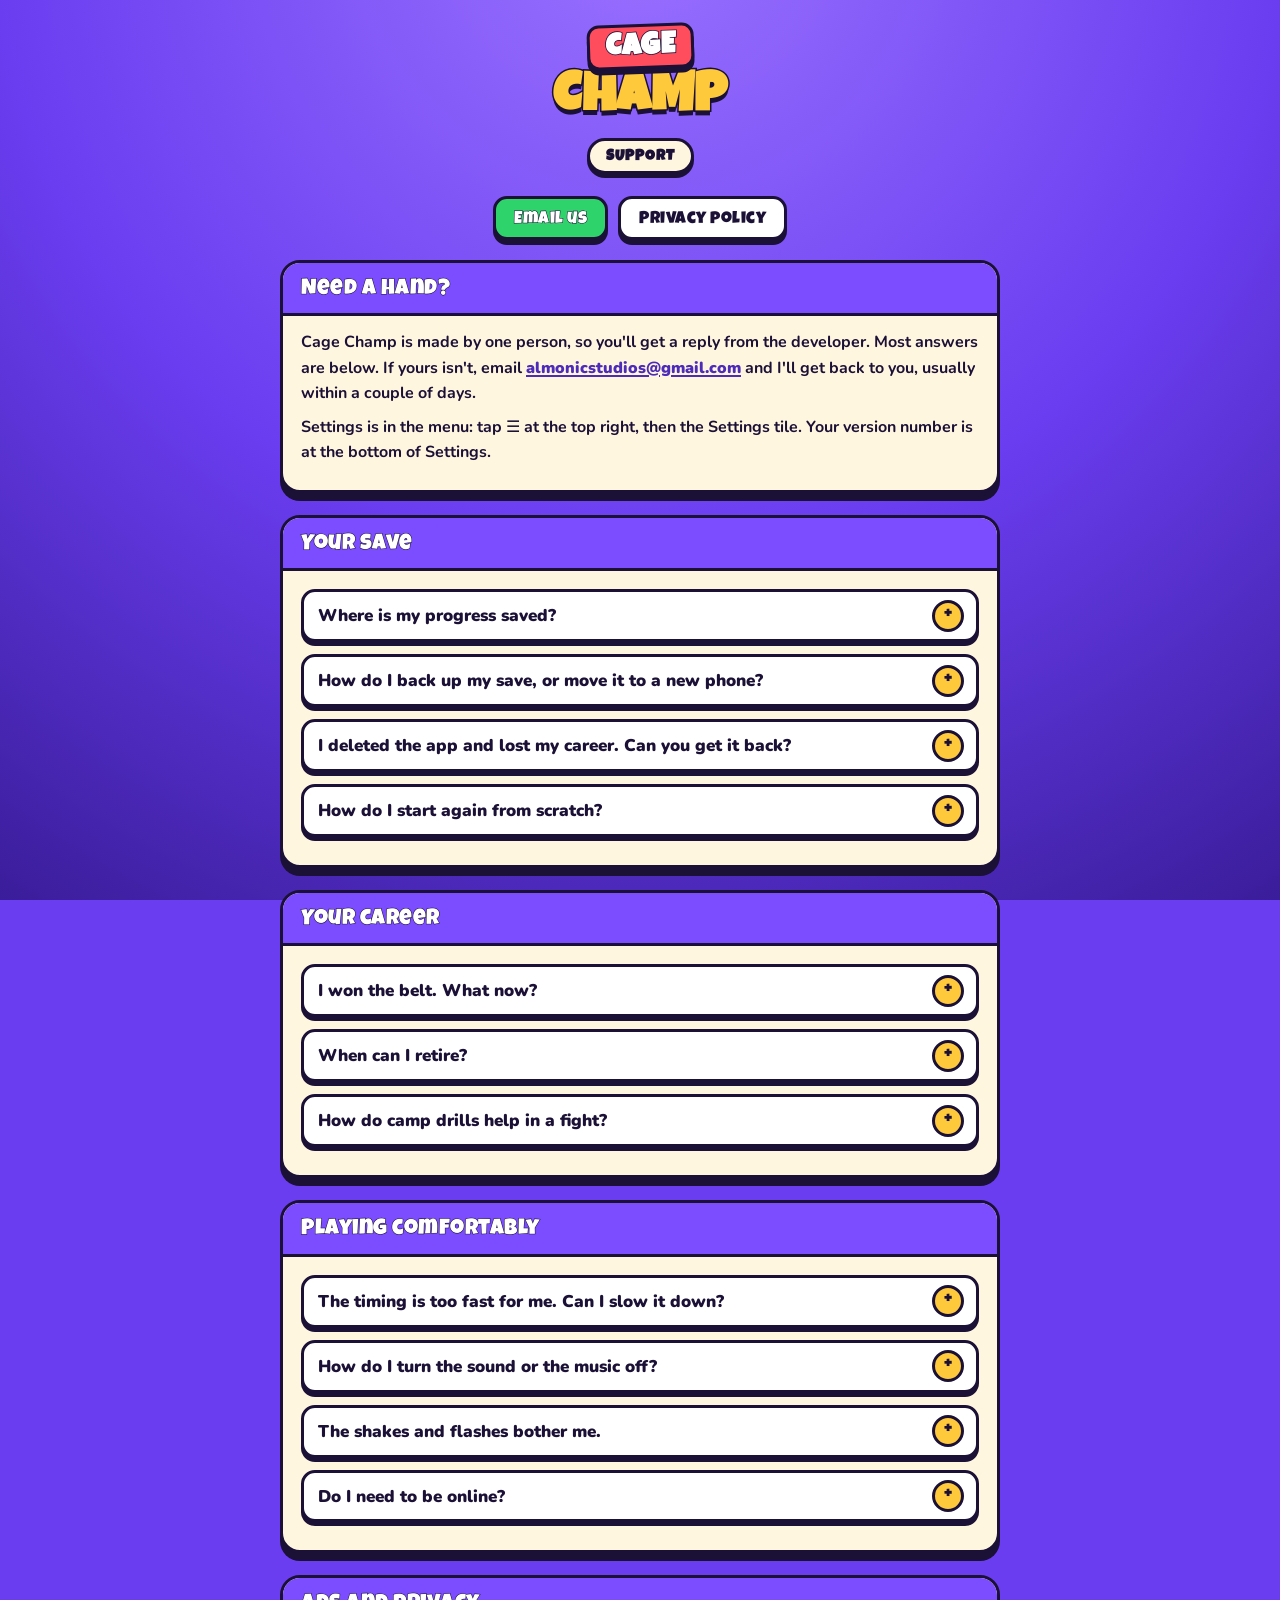
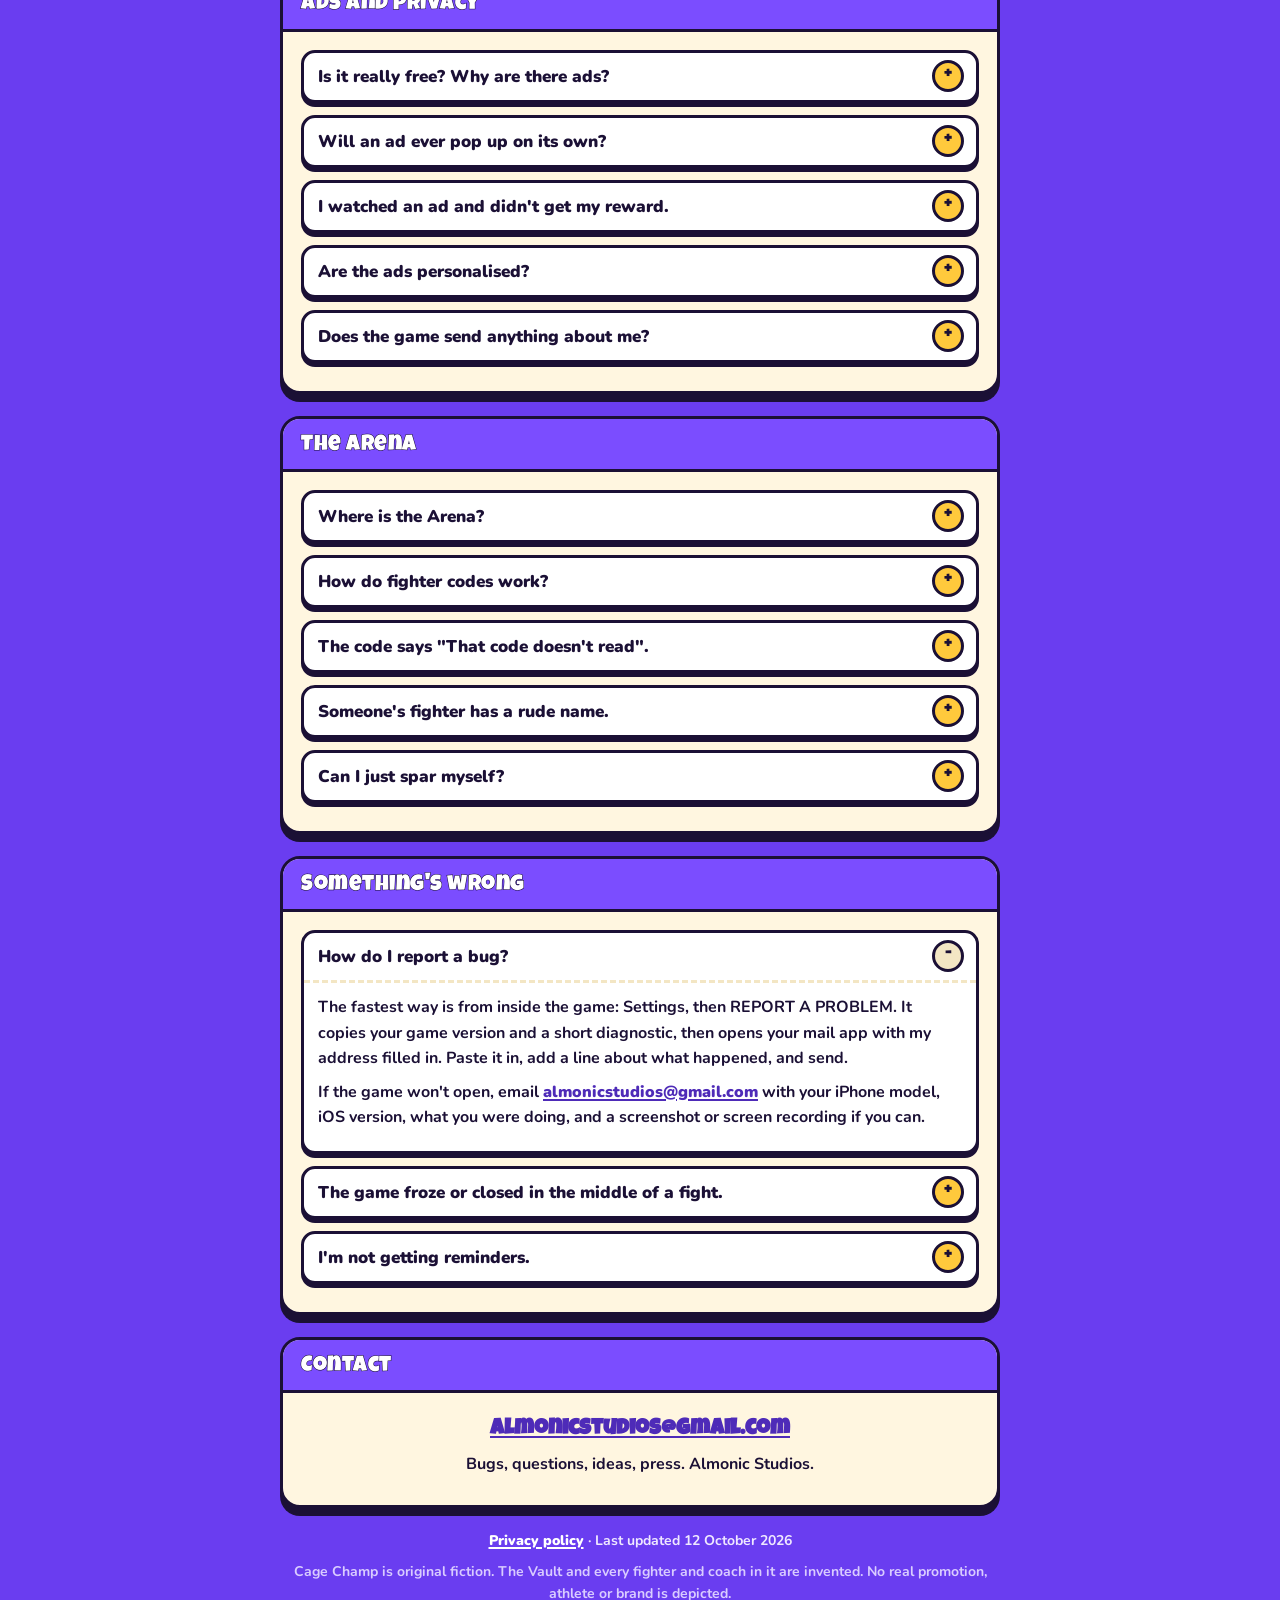
<file: cage-champ/support.html>
<!doctype html>
<html lang="en-GB">
<head>
<meta charset="utf-8">
<meta name="viewport" content="width=device-width, initial-scale=1">
<title>Cage Champ Support</title>
<meta name="description" content="Help, answers and contact for Cage Champ, the MMA card-fight career game from Almonic Studios.">
<link rel="preconnect" href="https://fonts.googleapis.com">
<link rel="preconnect" href="https://fonts.gstatic.com" crossorigin>
<link href="https://fonts.googleapis.com/css2?family=Luckiest+Guy&family=Nunito:wght@600;800;900&display=swap" rel="stylesheet">
<style>
  :root {
    --ink: #1b1035; --ink2: #3b2d63; --cream: #fff6e0; --cream2: #f3e6c4;
    --violet: #7b4dff; --violet2: #4e2bb8; --red: #ff4d5e; --gold: #ffc93c;
    --green: #2fd36b; --blue: #3b8bff; --bg: #6a3df0; --text: #1b1035; --muted: #5a4d80;
  }
  * { box-sizing: border-box; }
  html { -webkit-text-size-adjust: 100%; }
  body {
    margin: 0; background: var(--bg);
    background-image: radial-gradient(circle at 50% -10%, #9a72ff 0, var(--bg) 55%, #3a1d9a 100%);
    background-attachment: fixed; color: var(--text);
    font: 700 16px/1.6 "Nunito", system-ui, -apple-system, "Segoe UI", sans-serif;
    padding: 24px 16px 48px;
  }
  .wrap { max-width: 720px; margin: 0 auto; }
  header { text-align: center; margin-bottom: 22px; }
  .logo { display: inline-block; line-height: .9; font-family: "Luckiest Guy", "Nunito", sans-serif; letter-spacing: .5px; }
  .logo .cage { display: inline-block; background: var(--red); color: #fff; font-size: 30px; padding: 8px 16px 4px; border: 3px solid var(--ink); border-radius: 12px; box-shadow: 0 5px 0 var(--ink); transform: rotate(-2deg); -webkit-text-stroke: 1.5px var(--ink); paint-order: stroke fill; }
  .logo .champ { display: block; color: var(--gold); font-size: 54px; margin-top: 6px; -webkit-text-stroke: 3px var(--ink); paint-order: stroke fill; text-shadow: 0 5px 0 var(--ink); }
  .pill { display: inline-block; margin-top: 14px; background: var(--cream); border: 3px solid var(--ink); border-radius: 999px; padding: 4px 16px 2px; font-family: "Luckiest Guy", sans-serif; font-size: 15px; letter-spacing: 1px; box-shadow: 0 4px 0 var(--ink); }
  .panel { background: var(--cream); border: 3px solid var(--ink); border-radius: 20px; box-shadow: 0 8px 0 var(--ink); overflow: hidden; margin-bottom: 22px; }
  .panel h2 { margin: 0; background: var(--violet); color: #fff; font: 400 22px/1.2 "Luckiest Guy", sans-serif; letter-spacing: .5px; padding: 14px 18px 10px; border-bottom: 3px solid var(--ink); -webkit-text-stroke: 1px var(--ink); paint-order: stroke fill; }
  .panel .body { padding: 6px 18px 16px; }
  .short { background: #fff; border: 3px solid var(--ink); border-radius: 14px; padding: 12px 14px; margin: 14px 0 6px; font-weight: 800; }
  h3 { font: 400 19px/1.25 "Luckiest Guy", sans-serif; letter-spacing: .4px; margin: 20px 0 4px; color: var(--ink); }
  p { margin: 8px 0; }
  ul { margin: 8px 0; padding-left: 20px; }
  li { margin: 5px 0; }
  a { color: var(--violet2); font-weight: 900; text-decoration-thickness: 2px; text-underline-offset: 2px; }
  .muted { color: var(--muted); font-size: 14px; }
  nav { display: flex; gap: 10px; justify-content: center; flex-wrap: wrap; margin: 4px 0 20px; }
  .btn { display: inline-block; font: 400 17px/1 "Luckiest Guy", sans-serif; letter-spacing: .5px; color: #fff; text-decoration: none; background: var(--green); border: 3px solid var(--ink); border-radius: 14px; padding: 12px 18px 9px; box-shadow: 0 5px 0 var(--ink); -webkit-text-stroke: 1px var(--ink); paint-order: stroke fill; }
  .btn.ghost { background: #fff; color: var(--ink); -webkit-text-stroke: 0; }
  .btn:active { transform: translateY(4px); box-shadow: 0 1px 0 var(--ink); }
  footer { text-align: center; color: #efe8ff; font-size: 14px; }
  footer a { color: #fff; }
  @media (max-width: 380px) { .logo .champ { font-size: 44px; } .panel h2 { font-size: 20px; } }
  details { background: #fff; border: 3px solid var(--ink); border-radius: 14px; margin: 12px 0; box-shadow: 0 4px 0 var(--ink); }
  summary { cursor: pointer; list-style: none; padding: 13px 44px 11px 14px; position: relative; font-weight: 900; font-size: 17px; line-height: 1.35; }
  summary::-webkit-details-marker { display: none; }
  summary::after { content: "+"; position: absolute; right: 12px; top: 50%; transform: translateY(-50%); width: 26px; height: 26px; border: 3px solid var(--ink); border-radius: 50%; background: var(--gold); font: 400 18px/22px "Luckiest Guy", sans-serif; text-align: center; }
  details[open] summary::after { content: "\2212"; background: var(--cream2); }
  details[open] summary { border-bottom: 3px dashed var(--cream2); }
  details .a { padding: 4px 14px 12px; }
  .tag { display: inline-block; font: 400 13px/1 "Luckiest Guy", sans-serif; letter-spacing: .5px; background: var(--ink); color: var(--cream); border-radius: 999px; padding: 5px 9px 3px; margin-right: 6px; vertical-align: 2px; }
  .contact { text-align: center; padding: 16px 18px 20px; }
  .contact .mail { font: 400 22px/1.2 "Luckiest Guy", sans-serif; word-break: break-word; }
  code { background: var(--cream2); border: 2px solid var(--ink); border-radius: 6px; padding: 0 5px; font-size: 14px; }
</style>
</head>
<body>
<div class="wrap">
  <header>
    <div class="logo"><span class="cage">CAGE</span><span class="champ">CHAMP</span></div>
    <div><span class="pill">SUPPORT</span></div>
  </header>

  <nav><a class="btn" href="mailto:almonicstudios@gmail.com?subject=Cage%20Champ%20help">Email us</a><a class="btn ghost" href="privacy.html">Privacy policy</a></nav>

  <section class="panel">
    <h2>Need a hand?</h2>
    <div class="body">
      <p>Cage Champ is made by one person, so you'll get a reply from the developer. Most answers are below. If yours isn't, email <a href="mailto:almonicstudios@gmail.com">almonicstudios@gmail.com</a> and I'll get back to you, usually within a couple of days.</p>
      <p>Settings is in the menu: tap <b>☰</b> at the top right, then the <b>Settings</b> tile. Your version number is at the bottom of Settings.</p>
    </div>
  </section>

  <section class="panel">
    <h2>Your save</h2>
    <div class="body">
      <details>
        <summary>Where is my progress saved?</summary>
        <div class="a"><p>On your phone only, in the app's own storage. There's no account and no cloud save. That keeps things private, but it means deleting the app deletes your career. So make a backup now and then (next question).</p></div>
      </details>
      <details>
        <summary>How do I back up my save, or move it to a new phone?</summary>
        <div class="a">
          <p>Tap <b>☰</b> (top right), then <b>Settings</b>, and scroll to <b>Backup save</b>.</p>
          <ul>
            <li><span class="tag">SAVE</span>Tap <b>EXPORT</b>, then <b>COPY</b>. Paste the text somewhere safe, like your Notes app or an email to yourself.</li>
            <li><span class="tag">LOAD</span>On the new phone (or after a reinstall), get into the game, open the same box, paste the text in and tap <b>IMPORT</b>.</li>
          </ul>
          <p>Anyone with that text can load your fighter, so keep it to yourself.</p>
        </div>
      </details>
      <details>
        <summary>I deleted the app and lost my career. Can you get it back?</summary>
        <div class="a"><p>Sorry, no. Your save never leaves your phone, so there's no copy on our side. If you exported a backup at any point, import that and you're back to where it was saved.</p></div>
      </details>
      <details>
        <summary>How do I start again from scratch?</summary>
        <div class="a"><p>Settings, then <b>Reset save</b> at the bottom. It asks you to confirm, and it can't be undone. If you just want a fresh fighter but to keep your progress, win the belt and then <b>Retire</b> your champion in Settings instead: it banks Legacy, and the next fighter starts stronger.</p></div>
      </details>
    </div>
  </section>

  <section class="panel">
    <h2>Your career</h2>
    <div class="body">
      <details>
        <summary>I won the belt. What now?</summary>
        <div class="a"><p>Now you defend it. Each challenger is tougher than the last and the purse keeps growing. After a few defences your fighter starts to get old: his stats slip a little after every fight, and training can't keep up for ever. If you lose a defence, you become the challenger again and can fight your way back to the title.</p></div>
      </details>
      <details>
        <summary>When can I retire?</summary>
        <div class="a"><p>Once you've won the belt. Retiring is a legacy move: your champion banks Legacy, and every fighter after him trains cheaper and starts stronger. You choose when, so retiring on top is up to you.</p></div>
      </details>
      <details>
        <summary>How do camp drills help in a fight?</summary>
        <div class="a"><p>Pad Drills, Speed Bag, Sprawl Drill and Jump Rope are graded one to three stars. Your best grade on each one since your last fight becomes <b>Camp Prep</b> for the next real bout: a longer decision clock from Pads, a wider combo window from the Speed Bag, a wider react window from the Sprawl Drill and more gas at the bell from Jump Rope. Each of those four gives you 3 lives. The Heavy Bag is for cash, with a Power Hook if you hold and let go in the gold.</p></div>
      </details>
    </div>
  </section>

  <section class="panel">
    <h2>Playing comfortably</h2>
    <div class="body">
      <details>
        <summary>The timing is too fast for me. Can I slow it down?</summary>
        <div class="a"><p>Yes. Settings, then <b>Wider timing windows</b>. You get longer to pick a card, to react to his big moves and to hit the finish rings. Turn it on or off any time. Nothing is locked or reduced when it's on.</p></div>
      </details>
      <details>
        <summary>How do I turn the sound or the music off?</summary>
        <div class="a"><p>Settings has separate switches for <b>Sound</b> and <b>Music</b>, plus a <b>Volume</b> slider.</p></div>
      </details>
      <details>
        <summary>The shakes and flashes bother me.</summary>
        <div class="a"><p>Turn on <b>Reduce motion</b> in Settings. It removes the screen shake, flashes, slow motion and the knockout replay, and calms the drill effects. You still see who won and how. If Reduce Motion is on in your iPhone's Accessibility settings, the game follows that too.</p></div>
      </details>
      <details>
        <summary>Do I need to be online?</summary>
        <div class="a"><p>No. The whole game works offline, on a plane, anywhere. There's no login. You just can't watch ads while you're offline.</p></div>
      </details>
    </div>
  </section>

  <section class="panel">
    <h2>Ads and privacy</h2>
    <div class="body">
      <details>
        <summary>Is it really free? Why are there ads?</summary>
        <div class="a"><p>It's free, and there's nothing to buy in version 1.0. Ads are how a one-person game pays its way. Gold Gloves and Training Tokens are all earned by playing.</p></div>
      </details>
      <details>
        <summary>Will an ad ever pop up on its own?</summary>
        <div class="a"><p>No. Every ad is optional. One only plays when you tap a button that says so: the Cutman between rounds, double offline earnings, double fight results, or a Sponsor break in the Store for +3 Gold Gloves. There are no banners and no ads between screens. Skip those buttons and you'll never see an ad.</p></div>
      </details>
      <details>
        <summary>I watched an ad and didn't get my reward.</summary>
        <div class="a"><p>Sometimes an ad doesn't finish loading or gets cut short. You aren't charged anything, and the button comes back so you can try again. If no ad is ready, try again a bit later. If it keeps happening, send a report from Settings.</p></div>
      </details>
      <details>
        <summary>Are the ads personalised?</summary>
        <div class="a"><p>No. Ads come from Google AdMob and are non-personalised. The game doesn't ask to track you and doesn't use your phone's advertising identifier. Depending on where you live, Google's consent form may show before ads load. You can review your ad choices any time in Settings, under <b>Ad privacy</b>.</p></div>
      </details>
      <details>
        <summary>Does the game send anything about me?</summary>
        <div class="a"><p>Your save never leaves your phone. When you watch an ad, Google receives basic device and ad data so it can show it. At start the game downloads a small settings file, and nothing about you is sent with it.</p></div>
      </details>
    </div>
  </section>

  <section class="panel">
    <h2>The Arena</h2>
    <div class="body">
      <details>
        <summary>Where is the Arena?</summary>
        <div class="a"><p>It opens when you graduate Fight School, which means beating the Amateur boss in the final exam. After that it's a tile in the <b>☰</b> menu (top right).</p></div>
      </details>
      <details>
        <summary>How do fighter codes work?</summary>
        <div class="a">
          <ul>
            <li><span class="tag">SEND</span>In the Arena tap <b>SEND MY FIGHTER</b>. Your fighter's code is copied. Send it to a friend however you like: Messages, WhatsApp, Discord.</li>
            <li><span class="tag">FIGHT</span>When a friend sends you theirs, copy the whole code (it starts with <code>CC1.</code>), paste it into <b>Fight a friend</b> and tap <b>LOAD FIGHTER</b>.</li>
          </ul>
          <p>Their fighter is played by the AI, using their stats, moves and habits. It isn't live, so you can fight them any time, even if they're asleep. Your first three Arena wins each day against a fair match pay 2 Gold Gloves each. There are no injuries and no purse in the Arena.</p>
        </div>
      </details>
      <details>
        <summary>The code says "That code doesn't read".</summary>
        <div class="a"><p>Part of it is usually missing. Ask your friend to tap SEND MY FIGHTER again and copy the whole thing, from <code>CC1.</code> to the end, with no spaces added. If it still won't load, email us the code and I'll take a look.</p></div>
      </details>
      <details>
        <summary>Someone's fighter has a rude name.</summary>
        <div class="a"><p>Names from codes go through a filter, but no filter catches everything. Tap <b>HIDE</b> next to that fighter (or "Hide this fighter" when the code is loaded) and they're gone from your Arena. If you want to tell us about it, email us the name.</p></div>
      </details>
      <details>
        <summary>Can I just spar myself?</summary>
        <div class="a"><p>Yes. <b>SPAR MY SHADOW</b> in the Arena puts you against an AI copy of your own fighter. There are also club regulars to fight when you haven't got any codes yet.</p></div>
      </details>
    </div>
  </section>

  <section class="panel">
    <h2>Something's wrong</h2>
    <div class="body">
      <details open>
        <summary>How do I report a bug?</summary>
        <div class="a">
          <p>The fastest way is from inside the game: Settings, then <b>REPORT A PROBLEM</b>. It copies your game version and a short diagnostic, then opens your mail app with my address filled in. Paste it in, add a line about what happened, and send.</p>
          <p>If the game won't open, email <a href="mailto:almonicstudios@gmail.com?subject=Cage%20Champ%20bug">almonicstudios@gmail.com</a> with your iPhone model, iOS version, what you were doing, and a screenshot or screen recording if you can.</p>
        </div>
      </details>
      <details>
        <summary>The game froze or closed in the middle of a fight.</summary>
        <div class="a"><p>Open it again. The game saves each exchange as it happens, so if you're back within 10 minutes you should land back in the same fight. If you don't, please send a report: that's exactly the kind of bug I want to hear about.</p></div>
      </details>
      <details>
        <summary>I'm not getting reminders.</summary>
        <div class="a"><p>Check Settings in the game (Reminders on), then your iPhone's Settings, Notifications, Cage Champ (Allow Notifications on). Reminders only come a few times a week at most.</p></div>
      </details>
    </div>
  </section>

  <section class="panel">
    <h2>Contact</h2>
    <div class="contact">
      <p class="mail"><a href="mailto:almonicstudios@gmail.com">almonicstudios@gmail.com</a></p>
      <p>Bugs, questions, ideas, press. Almonic Studios.</p>
    </div>
  </section>

  <footer>
    <p><a href="privacy.html">Privacy policy</a> · Last updated 12 October 2026</p>
    <p class="muted" style="color:#d9ccff">Cage Champ is original fiction. The Vault and every fighter and coach in it are invented. No real promotion, athlete or brand is depicted.</p>
  </footer>
</div>
</body>
</html>
</file>
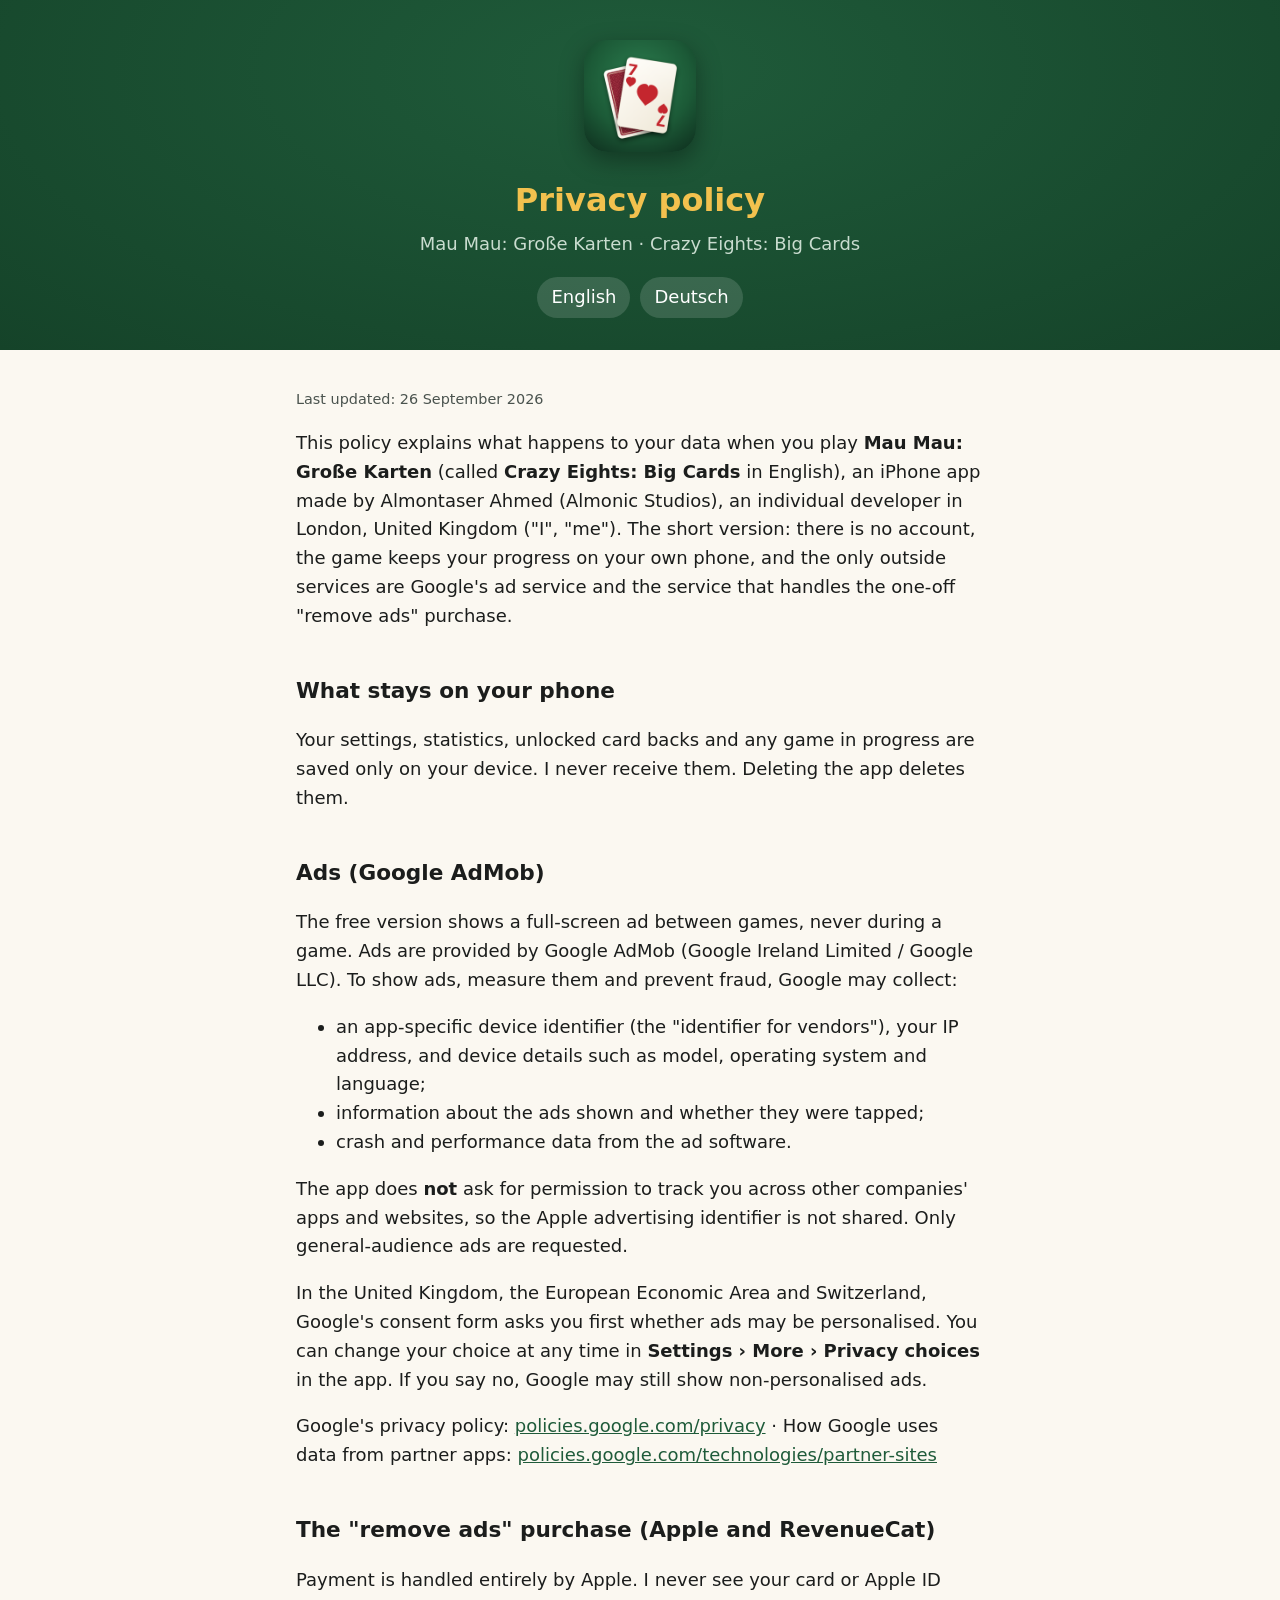
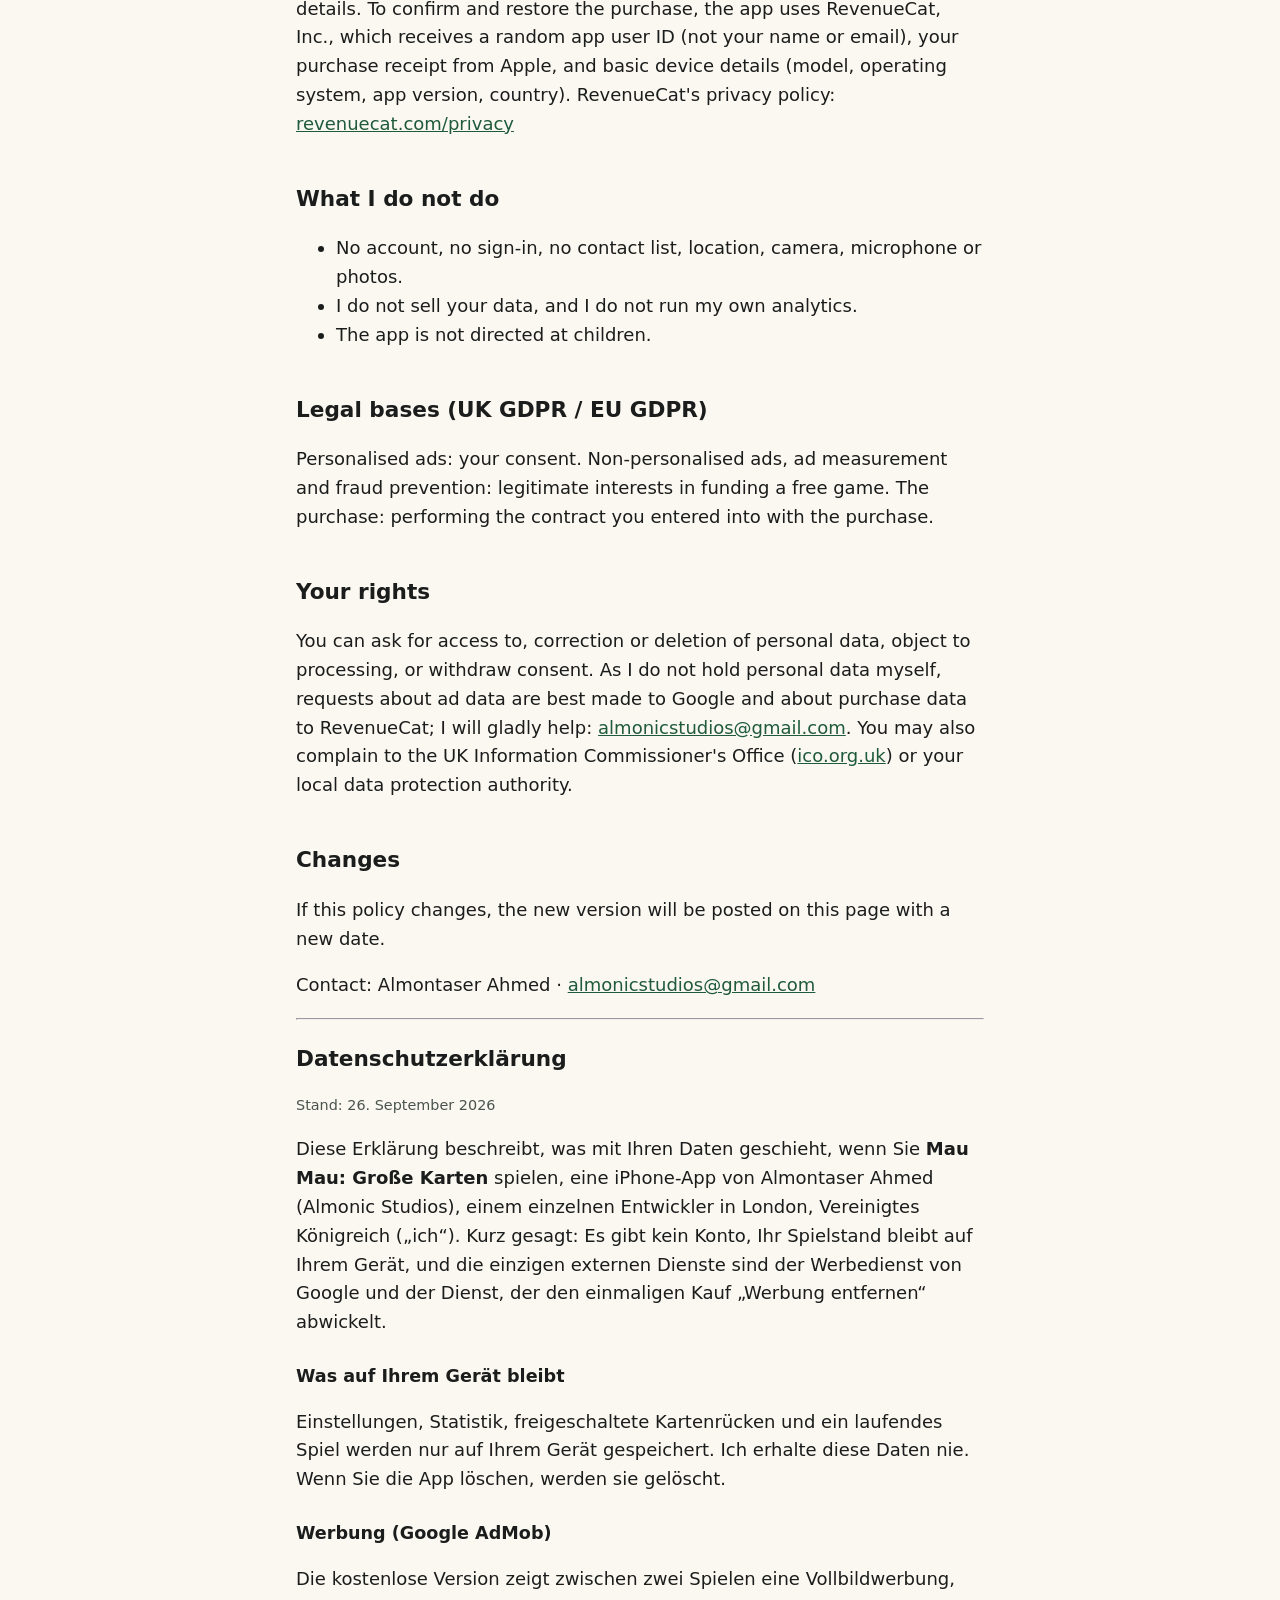
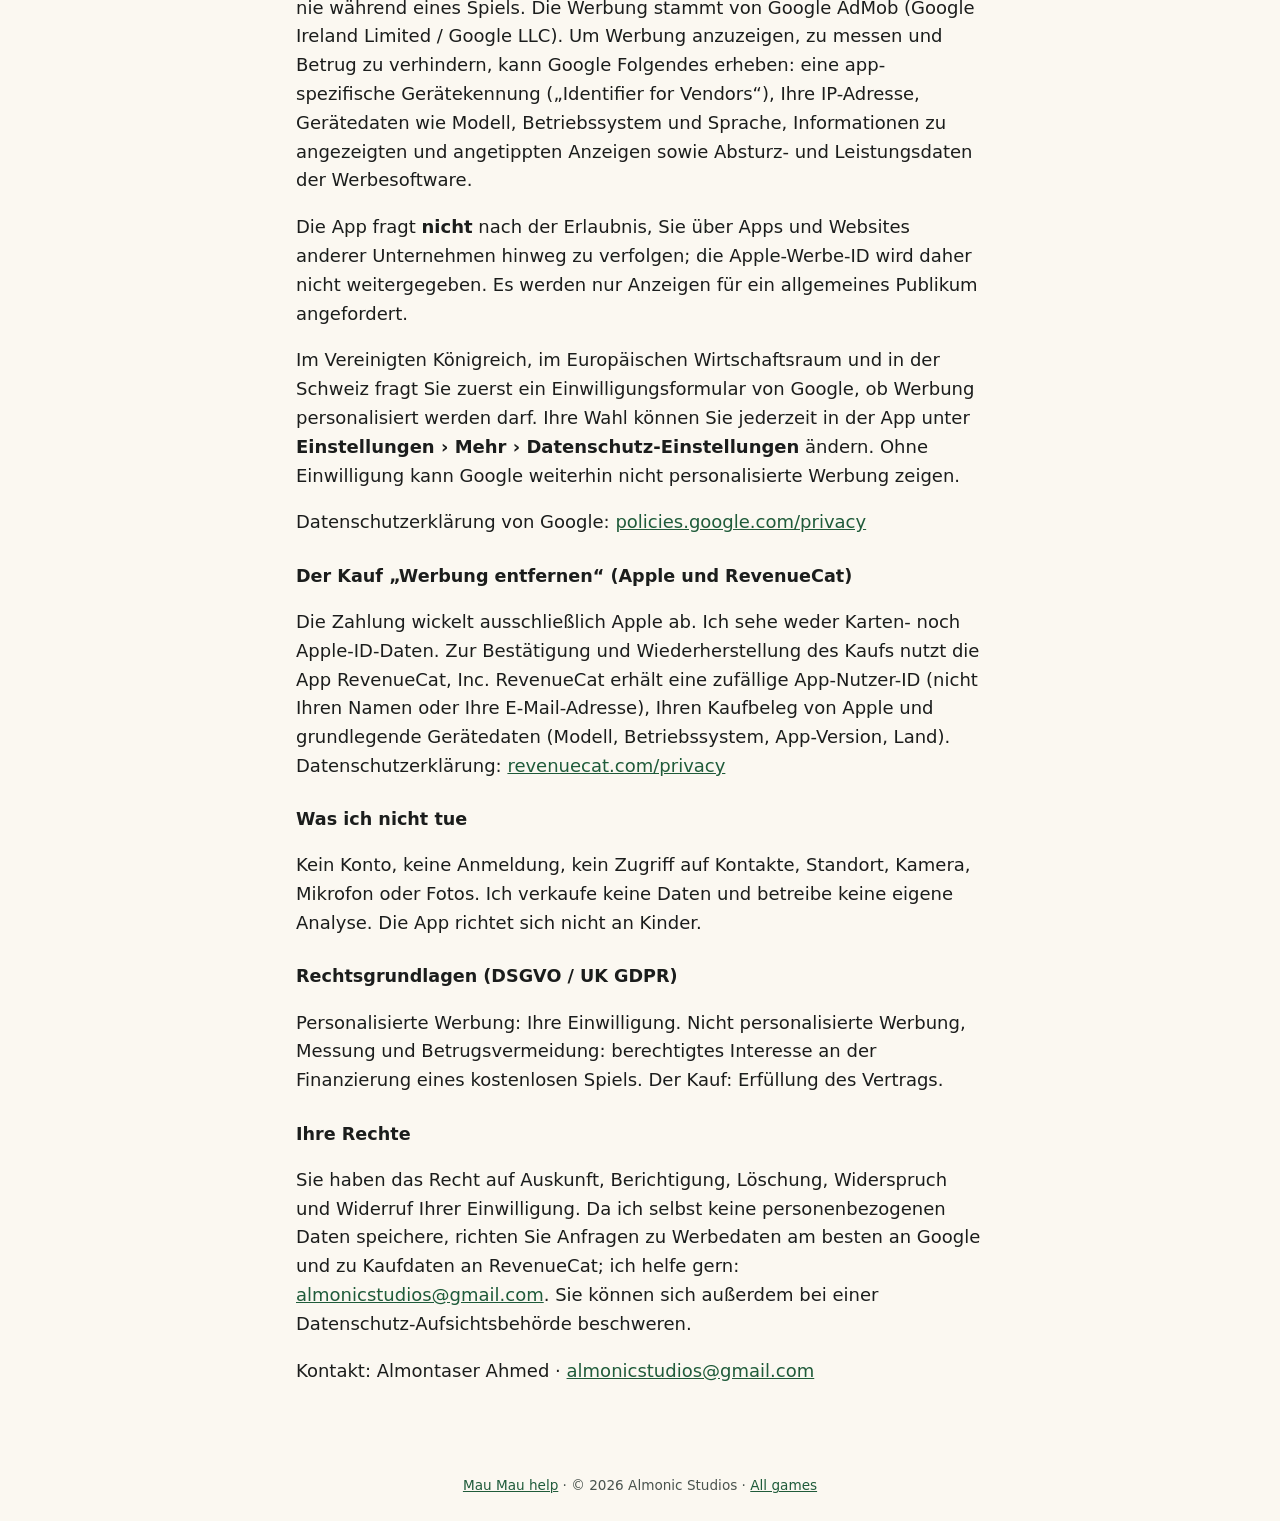
<file: maumau/privacy.html>
<!doctype html>
<html lang="en"><head><meta charset="utf-8"><meta name="viewport" content="width=device-width,initial-scale=1">
<title>Privacy policy · Mau Mau / Crazy Eights</title><link rel="stylesheet" href="../style.css"><link rel="icon" href="icon.png"></head>
<body>
<header><img src="icon.png" alt=""><h1>Privacy policy</h1><p>Mau Mau: Große Karten · Crazy Eights: Big Cards</p>
<nav class="lang"><a href="#en">English</a><a href="#de">Deutsch</a></nav></header>
<main>
<section id="en" lang="en">
<p class="muted">Last updated: 26 September 2026</p>
<p>This policy explains what happens to your data when you play <strong>Mau Mau: Große Karten</strong> (called <strong>Crazy Eights: Big Cards</strong> in English), an iPhone app made by Almontaser Ahmed (Almonic Studios), an individual developer in London, United Kingdom ("I", "me"). The short version: there is no account, the game keeps your progress on your own phone, and the only outside services are Google's ad service and the service that handles the one-off "remove ads" purchase.</p>

<h2>What stays on your phone</h2>
<p>Your settings, statistics, unlocked card backs and any game in progress are saved only on your device. I never receive them. Deleting the app deletes them.</p>

<h2>Ads (Google AdMob)</h2>
<p>The free version shows a full-screen ad between games, never during a game. Ads are provided by Google AdMob (Google Ireland Limited / Google LLC). To show ads, measure them and prevent fraud, Google may collect:</p>
<ul>
<li>an app-specific device identifier (the "identifier for vendors"), your IP address, and device details such as model, operating system and language;</li>
<li>information about the ads shown and whether they were tapped;</li>
<li>crash and performance data from the ad software.</li>
</ul>
<p>The app does <strong>not</strong> ask for permission to track you across other companies' apps and websites, so the Apple advertising identifier is not shared. Only general-audience ads are requested.</p>
<p>In the United Kingdom, the European Economic Area and Switzerland, Google's consent form asks you first whether ads may be personalised. You can change your choice at any time in <strong>Settings › More › Privacy choices</strong> in the app. If you say no, Google may still show non-personalised ads.</p>
<p>Google's privacy policy: <a href="https://policies.google.com/privacy">policies.google.com/privacy</a> · How Google uses data from partner apps: <a href="https://policies.google.com/technologies/partner-sites">policies.google.com/technologies/partner-sites</a></p>

<h2>The "remove ads" purchase (Apple and RevenueCat)</h2>
<p>Payment is handled entirely by Apple. I never see your card or Apple ID details. To confirm and restore the purchase, the app uses RevenueCat, Inc., which receives a random app user ID (not your name or email), your purchase receipt from Apple, and basic device details (model, operating system, app version, country). RevenueCat's privacy policy: <a href="https://www.revenuecat.com/privacy">revenuecat.com/privacy</a></p>

<h2>What I do not do</h2>
<ul>
<li>No account, no sign-in, no contact list, location, camera, microphone or photos.</li>
<li>I do not sell your data, and I do not run my own analytics.</li>
<li>The app is not directed at children.</li>
</ul>

<h2>Legal bases (UK GDPR / EU GDPR)</h2>
<p>Personalised ads: your consent. Non-personalised ads, ad measurement and fraud prevention: legitimate interests in funding a free game. The purchase: performing the contract you entered into with the purchase.</p>

<h2>Your rights</h2>
<p>You can ask for access to, correction or deletion of personal data, object to processing, or withdraw consent. As I do not hold personal data myself, requests about ad data are best made to Google and about purchase data to RevenueCat; I will gladly help: <a href="mailto:almonicstudios@gmail.com">almonicstudios@gmail.com</a>. You may also complain to the UK Information Commissioner's Office (<a href="https://ico.org.uk">ico.org.uk</a>) or your local data protection authority.</p>

<h2>Changes</h2>
<p>If this policy changes, the new version will be posted on this page with a new date.</p>
<p>Contact: Almontaser Ahmed · <a href="mailto:almonicstudios@gmail.com">almonicstudios@gmail.com</a></p>
</section>

<hr>

<section id="de" lang="de">
<h2 style="margin-top:1em">Datenschutzerklärung</h2>
<p class="muted">Stand: 26. September 2026</p>
<p>Diese Erklärung beschreibt, was mit Ihren Daten geschieht, wenn Sie <strong>Mau Mau: Große Karten</strong> spielen, eine iPhone-App von Almontaser Ahmed (Almonic Studios), einem einzelnen Entwickler in London, Vereinigtes Königreich („ich“). Kurz gesagt: Es gibt kein Konto, Ihr Spielstand bleibt auf Ihrem Gerät, und die einzigen externen Dienste sind der Werbedienst von Google und der Dienst, der den einmaligen Kauf „Werbung entfernen“ abwickelt.</p>

<h3>Was auf Ihrem Gerät bleibt</h3>
<p>Einstellungen, Statistik, freigeschaltete Kartenrücken und ein laufendes Spiel werden nur auf Ihrem Gerät gespeichert. Ich erhalte diese Daten nie. Wenn Sie die App löschen, werden sie gelöscht.</p>

<h3>Werbung (Google AdMob)</h3>
<p>Die kostenlose Version zeigt zwischen zwei Spielen eine Vollbildwerbung, nie während eines Spiels. Die Werbung stammt von Google AdMob (Google Ireland Limited / Google LLC). Um Werbung anzuzeigen, zu messen und Betrug zu verhindern, kann Google Folgendes erheben: eine app-spezifische Gerätekennung („Identifier for Vendors“), Ihre IP-Adresse, Gerätedaten wie Modell, Betriebssystem und Sprache, Informationen zu angezeigten und angetippten Anzeigen sowie Absturz- und Leistungsdaten der Werbesoftware.</p>
<p>Die App fragt <strong>nicht</strong> nach der Erlaubnis, Sie über Apps und Websites anderer Unternehmen hinweg zu verfolgen; die Apple-Werbe-ID wird daher nicht weitergegeben. Es werden nur Anzeigen für ein allgemeines Publikum angefordert.</p>
<p>Im Vereinigten Königreich, im Europäischen Wirtschaftsraum und in der Schweiz fragt Sie zuerst ein Einwilligungsformular von Google, ob Werbung personalisiert werden darf. Ihre Wahl können Sie jederzeit in der App unter <strong>Einstellungen › Mehr › Datenschutz-Einstellungen</strong> ändern. Ohne Einwilligung kann Google weiterhin nicht personalisierte Werbung zeigen.</p>
<p>Datenschutzerklärung von Google: <a href="https://policies.google.com/privacy?hl=de">policies.google.com/privacy</a></p>

<h3>Der Kauf „Werbung entfernen“ (Apple und RevenueCat)</h3>
<p>Die Zahlung wickelt ausschließlich Apple ab. Ich sehe weder Karten- noch Apple-ID-Daten. Zur Bestätigung und Wiederherstellung des Kaufs nutzt die App RevenueCat, Inc. RevenueCat erhält eine zufällige App-Nutzer-ID (nicht Ihren Namen oder Ihre E-Mail-Adresse), Ihren Kaufbeleg von Apple und grundlegende Gerätedaten (Modell, Betriebssystem, App-Version, Land). Datenschutzerklärung: <a href="https://www.revenuecat.com/privacy">revenuecat.com/privacy</a></p>

<h3>Was ich nicht tue</h3>
<p>Kein Konto, keine Anmeldung, kein Zugriff auf Kontakte, Standort, Kamera, Mikrofon oder Fotos. Ich verkaufe keine Daten und betreibe keine eigene Analyse. Die App richtet sich nicht an Kinder.</p>

<h3>Rechtsgrundlagen (DSGVO / UK GDPR)</h3>
<p>Personalisierte Werbung: Ihre Einwilligung. Nicht personalisierte Werbung, Messung und Betrugsvermeidung: berechtigtes Interesse an der Finanzierung eines kostenlosen Spiels. Der Kauf: Erfüllung des Vertrags.</p>

<h3>Ihre Rechte</h3>
<p>Sie haben das Recht auf Auskunft, Berichtigung, Löschung, Widerspruch und Widerruf Ihrer Einwilligung. Da ich selbst keine personenbezogenen Daten speichere, richten Sie Anfragen zu Werbedaten am besten an Google und zu Kaufdaten an RevenueCat; ich helfe gern: <a href="mailto:almonicstudios@gmail.com">almonicstudios@gmail.com</a>. Sie können sich außerdem bei einer Datenschutz-Aufsichtsbehörde beschweren.</p>
<p>Kontakt: Almontaser Ahmed · <a href="mailto:almonicstudios@gmail.com">almonicstudios@gmail.com</a></p>
</section>
</main>
<footer><a href="./">Mau Mau help</a> · © 2026 Almonic Studios · <a href="../">All games</a></footer>
</body></html>
</file>
<file: style.css>
:root{--felt:#1f5b3a;--deep:#154329;--paper:#fbf8f1;--ink:#1b1d1c;--muted:#4a534e;--gold:#f2c14e}
*{box-sizing:border-box}
body{margin:0;background:var(--paper);color:var(--ink);font:18px/1.6 system-ui,-apple-system,"Segoe UI",sans-serif}
header{background:radial-gradient(ellipse at 50% 20%,var(--felt),var(--deep));color:#f4f1e6;padding:40px 16px 32px;text-align:center}
header img{width:112px;height:112px;border-radius:24px;box-shadow:0 8px 24px rgb(0 0 0/.35)}
header h1{margin:14px 0 4px;font-size:2rem;color:var(--gold)}
header p{margin:0;color:#c9dccf}
main{max-width:720px;margin:0 auto;padding:24px 16px 48px}
h2{margin-top:2em;font-size:1.35rem}
h3{margin-top:1.4em;font-size:1.1rem}
a{color:var(--felt)}
.lang{display:flex;gap:10px;justify-content:center;margin-top:18px}
.lang a{color:#fff;background:rgb(255 255 255/.14);padding:6px 14px;border-radius:999px;text-decoration:none}
.card{background:#fff;border:1px solid #e2ddd0;border-radius:14px;padding:18px 20px;margin:16px 0}
.muted{color:var(--muted);font-size:.9rem}
footer{text-align:center;color:var(--muted);font-size:.85rem;padding:24px 16px}
</file>
